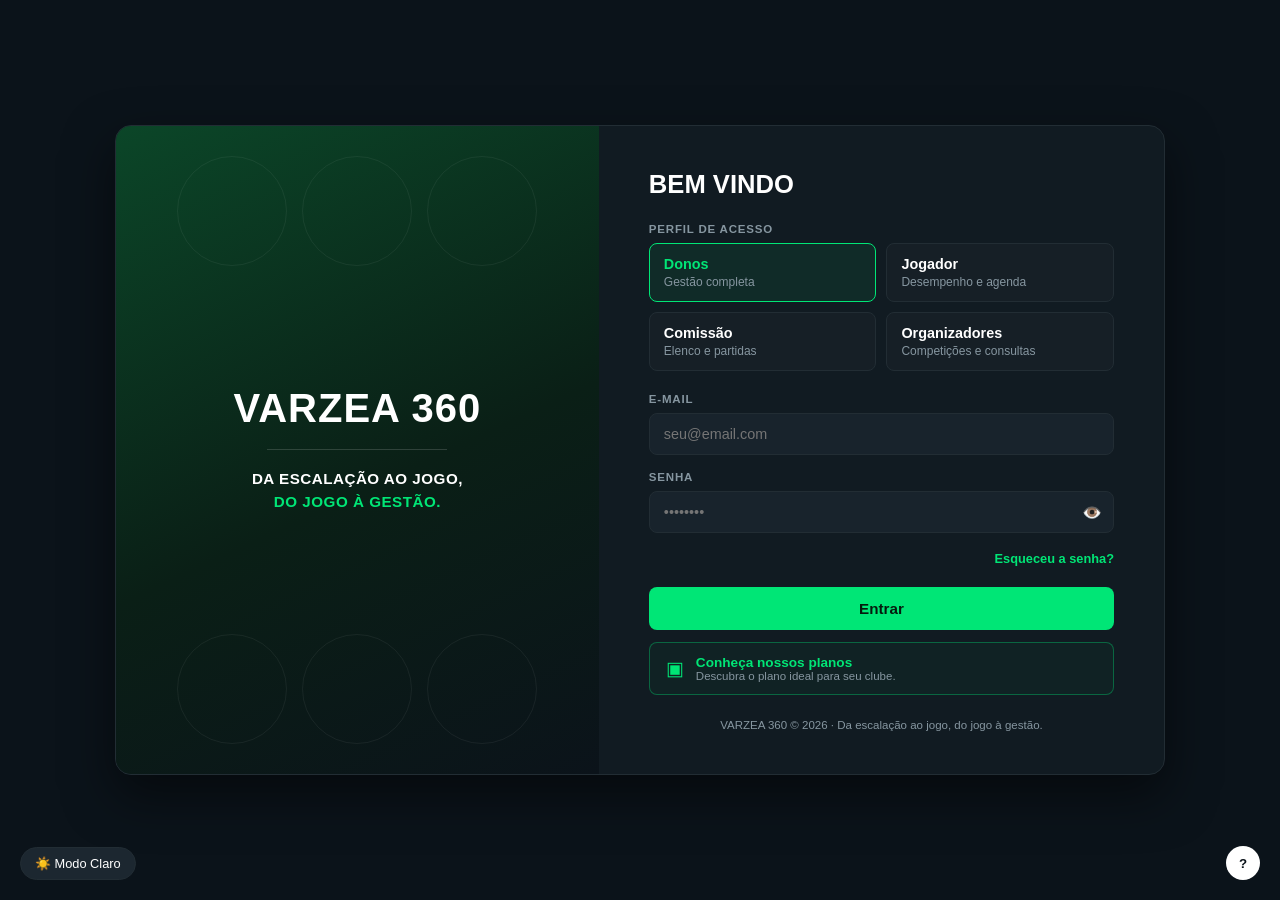
<file: index.html>
<!DOCTYPE html>
<html lang="pt-BR">
<head>
    <meta charset="UTF-8">
    <meta name="viewport" content="width=device-width, initial-scale=1.0">
    <title>Várzea 360 - Login</title>
    <link rel="stylesheet" href="css/global.css">
    <link rel="stylesheet" href="css/login.css">
</head>
<body>
    <main class="login-container">
        <!-- Lado Esquerdo: Identidade Visual -->
        <section class="brand-section">
            <div class="circles-decoration top">
                <span></span><span></span><span></span>
            </div>
            
            <div class="brand-content">
                <h1>VARZEA 360</h1>
                <div class="divider"></div>
                <p>DA ESCALAÇÃO AO JOGO,<br><span>DO JOGO À GESTÃO.</span></p>
            </div>

            <div class="circles-decoration bottom">
                <span></span><span></span><span></span>
            </div>
        </section>

        <!-- Lado Direito: Formulário -->
        <section class="form-section">
            <div class="form-wrapper">
                <h2>BEM VINDO</h2>

                <div class="profile-selector">
                    <label class="section-label">PERFIL DE ACESSO</label>
                    <div class="profile-grid">
                        <button type="button" class="profile-card active" data-profile="donos">
                            <strong>Donos</strong>
                            <span>Gestão completa</span>
                        </button>
                        <button type="button" class="profile-card" data-profile="jogador">
                            <strong>Jogador</strong>
                            <span>Desempenho e agenda</span>
                        </button>
                        <button type="button" class="profile-card" data-profile="comissao">
                            <strong>Comissão</strong>
                            <span>Elenco e partidas</span>
                        </button>
                        <button type="button" class="profile-card" data-profile="organizadores">
                            <strong>Organizadores</strong>
                            <span>Competições e consultas</span>
                        </button>
                    </div>
                </div>

                <form id="login-form">
                    <div class="input-group">
                        <label for="email">E-MAIL</label>
                        <input type="email" id="email" placeholder="seu@email.com" required>
                    </div>

                    <div class="input-group">
                        <label for="senha">SENHA</label>
                        <div class="password-wrapper">
                            <input type="password" id="senha" placeholder="••••••••" required>
                            <button type="button" id="toggle-password" title="Mostrar senha">👁️</button>
                        </div>
                    </div>

                    <div class="forgot-password">
                        <a href="#">Esqueceu a senha?</a>
                    </div>

                    <button type="submit" class="btn-primary">Entrar</button>

                    <a href="planos.html" class="btn-plans">
                        <span class="plan-icon">▣</span>
                        <div class="plan-text">
                            <strong>Conheça nossos planos</strong>
                            <span>Descubra o plano ideal para seu clube.</span>
                        </div>
                    </a>
                </form>

                <footer class="login-footer">
                    <p>VARZEA 360 © 2026 · Da escalação ao jogo, do jogo à gestão.</p>
                </footer>
            </div>
        </section>
    </main>

    <button id="theme-toggle" class="floating-theme-btn">☀️ Modo Claro</button>
    <button class="floating-help-btn">?</button>

    <script src="js/login.js"></script>
</body>
</html>
</file>
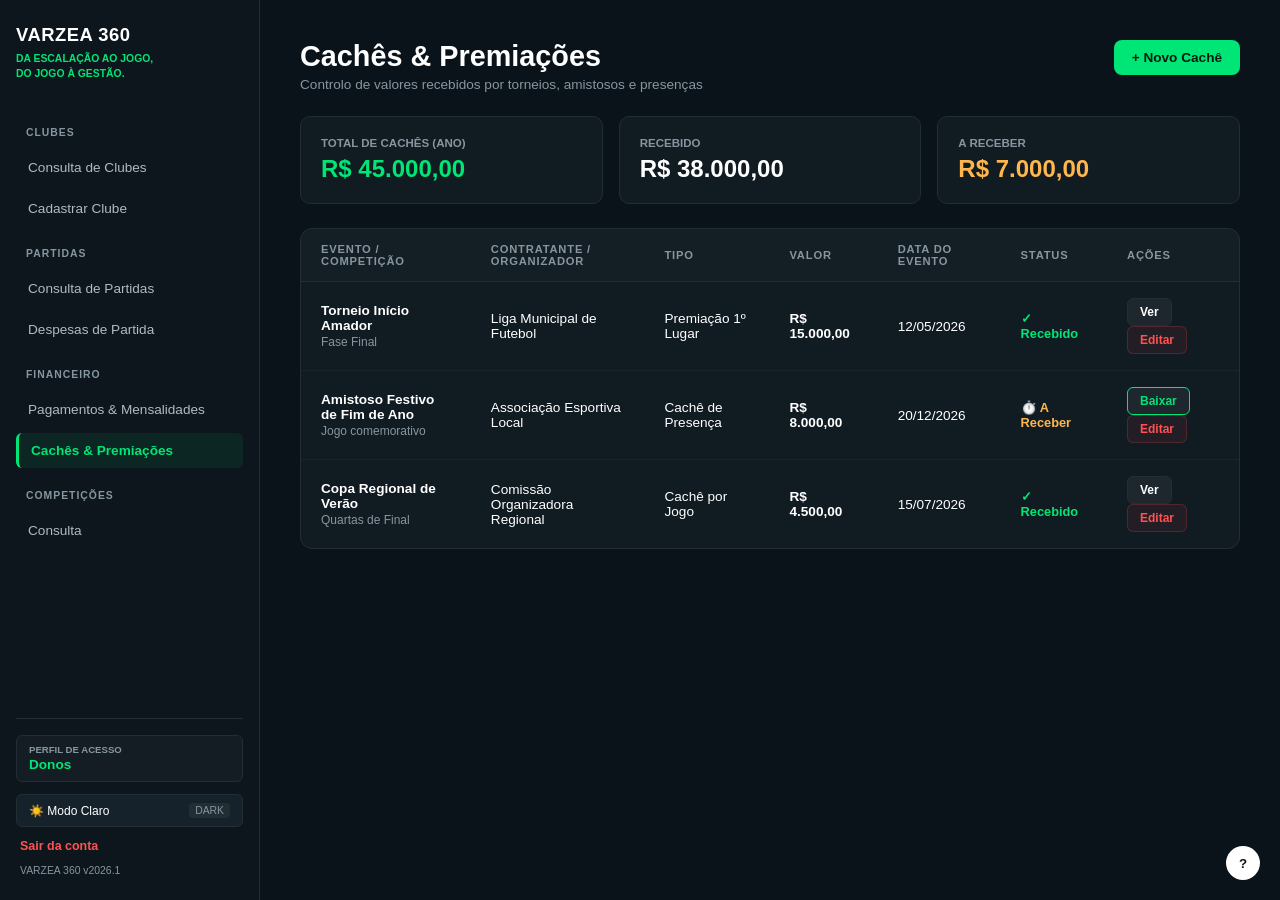
<file: caches.html>
<!DOCTYPE html>
<html lang="pt-BR">
<head>
    <meta charset="UTF-8">
    <meta name="viewport" content="width=device-width, initial-scale=1.0">
    <title>Várzea 360 - Gestão de Cachês</title>
    <link rel="stylesheet" href="css/global.css">
    <link rel="stylesheet" href="css/clubes.css">
    <style>
        .finance-summary-grid {
            display: grid;
            grid-template-columns: repeat(auto-fit, minmax(220px, 1fr));
            gap: 16px;
            margin-bottom: 24px;
        }
        .finance-card {
            background-color: var(--bg-card);
            border: 1px solid var(--border-color);
            border-radius: 10px;
            padding: 20px;
        }
        .finance-card span {
            font-size: 0.72rem;
            color: var(--text-muted);
            font-weight: 700;
            display: block;
            margin-bottom: 6px;
        }
        .finance-card strong {
            font-size: 1.5rem;
            font-weight: 800;
        }
    </style>
</head>
<body>
    <div class="dashboard-layout">
        <!-- Menu Lateral / Sidebar -->
        <aside class="sidebar">
            <div class="sidebar-brand">
                <h2>VARZEA 360</h2>
                <p>DA ESCALAÇÃO AO JOGO,<br>DO JOGO À GESTÃO.</p>
            </div>

            <nav class="sidebar-nav">
                <span class="nav-category">CLUBES</span>
                <a href="clubes.html" class="nav-item">Consulta de Clubes</a>
                <a href="novo-clube.html" class="nav-item">Cadastrar Clube</a>

                <span class="nav-category">PARTIDAS</span>
                <a href="partidas.html" class="nav-item">Consulta de Partidas</a>
                <a href="despesas-partida.html" class="nav-item">Despesas de Partida</a>

                <span class="nav-category">FINANCEIRO</span>
                <a href="pagamentos.html" class="nav-item">Pagamentos & Mensalidades</a>
                <a href="caches.html" class="nav-item active">Cachês & Premiações</a>

                <span class="nav-category">COMPETIÇÕES</span>
                <a href="competicoes.html" class="nav-item">Consulta</a>
            </nav>

            <div class="sidebar-footer">
                <div class="profile-badge">
                    <span class="badge-label">PERFIL DE ACESSO</span>
                    <strong>Donos</strong>
                </div>
                <button class="theme-toggle-btn">☀️ Modo Claro <span class="dark-tag">DARK</span></button>
                <a href="index.html" class="logout-link">Sair da conta</a>
                <span class="version-text">VARZEA 360 v2026.1</span>
            </div>
        </aside>

        <!-- Conteúdo Principal -->
        <main class="main-content">
            <header class="content-header">
                <div class="header-title">
                    <h1>Cachês & Premiações</h1>
                    <p>Controlo de valores recebidos por torneios, amistosos e presenças</p>
                </div>
                <button class="btn-new" onclick="alert('Registar novo cachê')">+ Novo Cachê</button>
            </header>

            <!-- Cards de Resumo -->
            <div class="finance-summary-grid">
                <div class="finance-card">
                    <span>TOTAL DE CACHÊS (ANO)</span>
                    <strong style="color: var(--green-primary);">R$ 45.000,00</strong>
                </div>
                <div class="finance-card">
                    <span>RECEBIDO</span>
                    <strong style="color: var(--text-main);">R$ 38.000,00</strong>
                </div>
                <div class="finance-card">
                    <span>A RECEBER</span>
                    <strong style="color: #ffb74d;">R$ 7.000,00</strong>
                </div>
            </div>

            <!-- Tabela de Cachês -->
            <div class="table-card">
                <table>
                    <thead>
                        <tr>
                            <th>EVENTO / COMPETIÇÃO</th>
                            <th>CONTRATANTE / ORGANIZADOR</th>
                            <th>TIPO</th>
                            <th>VALOR</th>
                            <th>DATA DO EVENTO</th>
                            <th>STATUS</th>
                            <th>AÇÕES</th>
                        </tr>
                    </thead>
                    <tbody>
                        <tr>
                            <td>
                                <strong>Torneio Início Amador</strong>
                                <span class="sub-text">Fase Final</span>
                            </td>
                            <td>Liga Municipal de Futebol</td>
                            <td>Premiação 1º Lugar</td>
                            <td><strong>R$ 15.000,00</strong></td>
                            <td>12/05/2026</td>
                            <td><span style="color: var(--green-primary); font-weight: 600; font-size: 0.8rem;">✓ Recebido</span></td>
                            <td>
                                <button class="btn-action edit" onclick="alert('Ver detalhes')">Ver</button>
                                <button class="btn-action delete" onclick="alert('Editar')">Editar</button>
                            </td>
                        </tr>
                        <tr>
                            <td>
                                <strong>Amistoso Festivo de Fim de Ano</strong>
                                <span class="sub-text">Jogo comemorativo</span>
                            </td>
                            <td>Associação Esportiva Local</td>
                            <td>Cachê de Presença</td>
                            <td><strong>R$ 8.000,00</strong></td>
                            <td>20/12/2026</td>
                            <td><span style="color: #ffb74d; font-weight: 600; font-size: 0.8rem;">⏱️ A Receber</span></td>
                            <td>
                                <button class="btn-action edit" style="border-color: var(--green-primary); color: var(--green-primary);" onclick="alert('Baixar recebimento')">Baixar</button>
                                <button class="btn-action delete" onclick="alert('Editar')">Editar</button>
                            </td>
                        </tr>
                        <tr>
                            <td>
                                <strong>Copa Regional de Verão</strong>
                                <span class="sub-text">Quartas de Final</span>
                            </td>
                            <td>Comissão Organizadora Regional</td>
                            <td>Cachê por Jogo</td>
                            <td><strong>R$ 4.500,00</strong></td>
                            <td>15/07/2026</td>
                            <td><span style="color: var(--green-primary); font-weight: 600; font-size: 0.8rem;">✓ Recebido</span></td>
                            <td>
                                <button class="btn-action edit" onclick="alert('Ver detalhes')">Ver</button>
                                <button class="btn-action delete" onclick="alert('Editar')">Editar</button>
                            </td>
                        </tr>
                    </tbody>
                </table>
            </div>
        </main>
    </div>

    <button class="floating-help-btn">?</button>
</body>
</html>
</file>
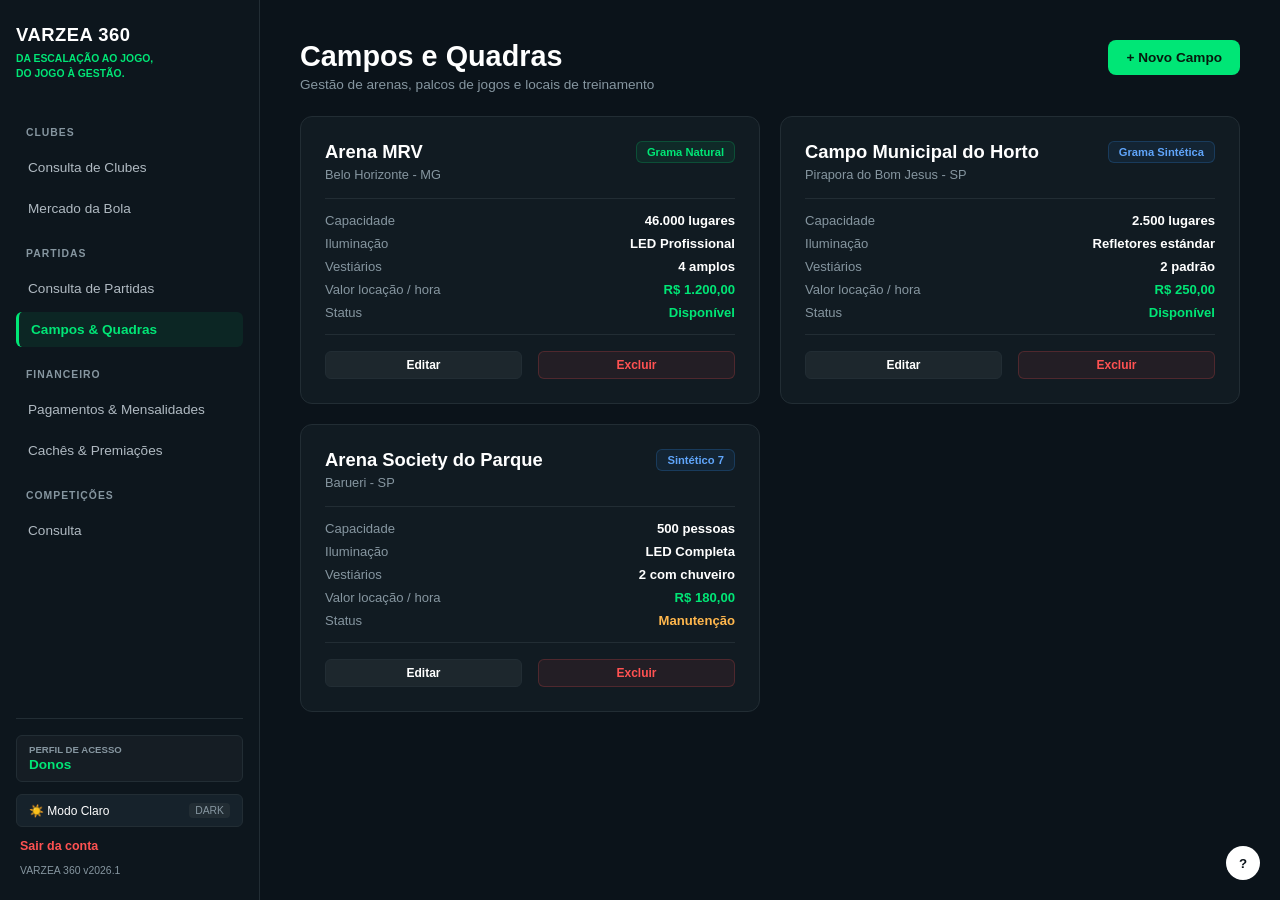
<file: campos-quadras.html>
<!DOCTYPE html>
<html lang="pt-BR">
<head>
    <meta charset="UTF-8">
    <meta name="viewport" content="width=device-width, initial-scale=1.0">
    <title>Várzea 360 - Campos e Quadras</title>
    <link rel="stylesheet" href="css/global.css">
    <link rel="stylesheet" href="css/clubes.css">
    <style>
        .venues-grid {
            display: grid;
            grid-template-columns: repeat(auto-fit, minmax(320px, 1fr));
            gap: 20px;
        }
        .venue-card {
            background-color: var(--bg-card);
            border: 1px solid var(--border-color);
            border-radius: 12px;
            padding: 24px;
            display: flex;
            flex-direction: column;
            justify-content: space-between;
        }
        .venue-top {
            display: flex;
            justify-content: space-between;
            align-items: flex-start;
            margin-bottom: 14px;
        }
        .venue-top h3 {
            font-size: 1.15rem;
            font-weight: 800;
            margin-bottom: 4px;
        }
        .venue-top p {
            font-size: 0.8rem;
            color: var(--text-muted);
        }
        .surface-tag {
            background-color: rgba(0, 230, 118, 0.08);
            color: var(--green-primary);
            border: 1px solid rgba(0, 230, 118, 0.2);
            padding: 4px 10px;
            border-radius: 6px;
            font-size: 0.7rem;
            font-weight: 700;
        }
        .venue-details {
            list-style: none;
            margin: 16px 0;
            border-top: 1px solid var(--border-color);
            border-bottom: 1px solid var(--border-color);
            padding: 14px 0;
        }
        .venue-details li {
            display: flex;
            justify-content: space-between;
            font-size: 0.82rem;
            margin-bottom: 8px;
        }
        .venue-details li:last-child {
            margin-bottom: 0;
        }
        .venue-details span:first-child {
            color: var(--text-muted);
        }
        .venue-details span:last-child {
            font-weight: 600;
            color: var(--text-main);
        }
        .venue-actions {
            display: flex;
            gap: 10px;
        }
    </style>
</head>
<body>
    <div class="dashboard-layout">
        <!-- Menu Lateral / Sidebar -->
        <aside class="sidebar">
            <div class="sidebar-brand">
                <h2>VARZEA 360</h2>
                <p>DA ESCALAÇÃO AO JOGO,<br>DO JOGO À GESTÃO.</p>
            </div>

            <nav class="sidebar-nav">
                <span class="nav-category">CLUBES</span>
                <a href="clubes.html" class="nav-item">Consulta de Clubes</a>
                <a href="mercado.html" class="nav-item">Mercado da Bola</a>

                <span class="nav-category">PARTIDAS</span>
                <a href="partidas.html" class="nav-item">Consulta de Partidas</a>
                <a href="campos-quadras.html" class="nav-item active">Campos & Quadras</a>

                <span class="nav-category">FINANCEIRO</span>
                <a href="pagamentos.html" class="nav-item">Pagamentos & Mensalidades</a>
                <a href="caches.html" class="nav-item">Cachês & Premiações</a>

                <span class="nav-category">COMPETIÇÕES</span>
                <a href="competicoes.html" class="nav-item">Consulta</a>
            </nav>

            <div class="sidebar-footer">
                <div class="profile-badge">
                    <span class="badge-label">PERFIL DE ACESSO</span>
                    <strong>Donos</strong>
                </div>
                <button class="theme-toggle-btn">☀️ Modo Claro <span class="dark-tag">DARK</span></button>
                <a href="index.html" class="logout-link">Sair da conta</a>
                <span class="version-text">VARZEA 360 v2026.1</span>
            </div>
        </aside>

        <!-- Conteúdo Principal -->
        <main class="main-content">
            <header class="content-header">
                <div class="header-title">
                    <h1>Campos e Quadras</h1>
                    <p>Gestão de arenas, palcos de jogos e locais de treinamento</p>
                </div>
                <button class="btn-new" onclick="alert('Abrir formulário de novo campo')">+ Novo Campo</button>
            </header>

            <!-- Grelha de Locais -->
            <div class="venues-grid">
                <!-- Local 1 -->
                <article class="venue-card">
                    <div>
                        <div class="venue-top">
                            <div>
                                <h3>Arena MRV</h3>
                                <p>Belo Horizonte - MG</p>
                            </div>
                            <span class="surface-tag">Grama Natural</span>
                        </div>

                        <ul class="venue-details">
                            <li><span>Capacidade</span> <span>46.000 lugares</span></li>
                            <li><span>Iluminação</span> <span>LED Profissional</span></li>
                            <li><span>Vestiários</span> <span>4 amplos</span></li>
                            <li><span>Valor locação / hora</span> <span style="color: var(--green-primary);">R$ 1.200,00</span></li>
                            <li><span>Status</span> <span style="color: var(--green-primary);">Disponível</span></li>
                        </ul>
                    </div>

                    <div class="venue-actions">
                        <button class="btn-action edit" style="flex: 1;" onclick="alert('Editar campo')">Editar</button>
                        <button class="btn-action delete" style="flex: 1;" onclick="alert('Excluir campo')">Excluir</button>
                    </div>
                </article>

                <!-- Local 2 -->
                <article class="venue-card">
                    <div>
                        <div class="venue-top">
                            <div>
                                <h3>Campo Municipal do Horto</h3>
                                <p>Pirapora do Bom Jesus - SP</p>
                            </div>
                            <span class="surface-tag" style="background-color: rgba(50, 150, 255, 0.08); color: #60a5fa; border-color: rgba(50, 150, 255, 0.2);">Grama Sintética</span>
                        </div>

                        <ul class="venue-details">
                            <li><span>Capacidade</span> <span>2.500 lugares</span></li>
                            <li><span>Iluminação</span> <span>Refletores estándar</span></li>
                            <li><span>Vestiários</span> <span>2 padrão</span></li>
                            <li><span>Valor locação / hora</span> <span style="color: var(--green-primary);">R$ 250,00</span></li>
                            <li><span>Status</span> <span style="color: var(--green-primary);">Disponível</span></li>
                        </ul>
                    </div>

                    <div class="venue-actions">
                        <button class="btn-action edit" style="flex: 1;" onclick="alert('Editar campo')">Editar</button>
                        <button class="btn-action delete" style="flex: 1;" onclick="alert('Excluir campo')">Excluir</button>
                    </div>
                </article>

                <!-- Local 3 -->
                <article class="venue-card">
                    <div>
                        <div class="venue-top">
                            <div>
                                <h3>Arena Society do Parque</h3>
                                <p>Barueri - SP</p>
                            </div>
                            <span class="surface-tag" style="background-color: rgba(50, 150, 255, 0.08); color: #60a5fa; border-color: rgba(50, 150, 255, 0.2);">Sintético 7</span>
                        </div>

                        <ul class="venue-details">
                            <li><span>Capacidade</span> <span>500 pessoas</span></li>
                            <li><span>Iluminação</span> <span>LED Completa</span></li>
                            <li><span>Vestiários</span> <span>2 com chuveiro</span></li>
                            <li><span>Valor locação / hora</span> <span style="color: var(--green-primary);">R$ 180,00</span></li>
                            <li><span>Status</span> <span style="color: #ffb74d;">Manutenção</span></li>
                        </ul>
                    </div>

                    <div class="venue-actions">
                        <button class="btn-action edit" style="flex: 1;" onclick="alert('Editar campo')">Editar</button>
                        <button class="btn-action delete" style="flex: 1;" onclick="alert('Excluir campo')">Excluir</button>
                    </div>
                </article>
            </div>
        </main>
    </div>

    <button class="floating-help-btn">?</button>
</body>
</html>
</file>
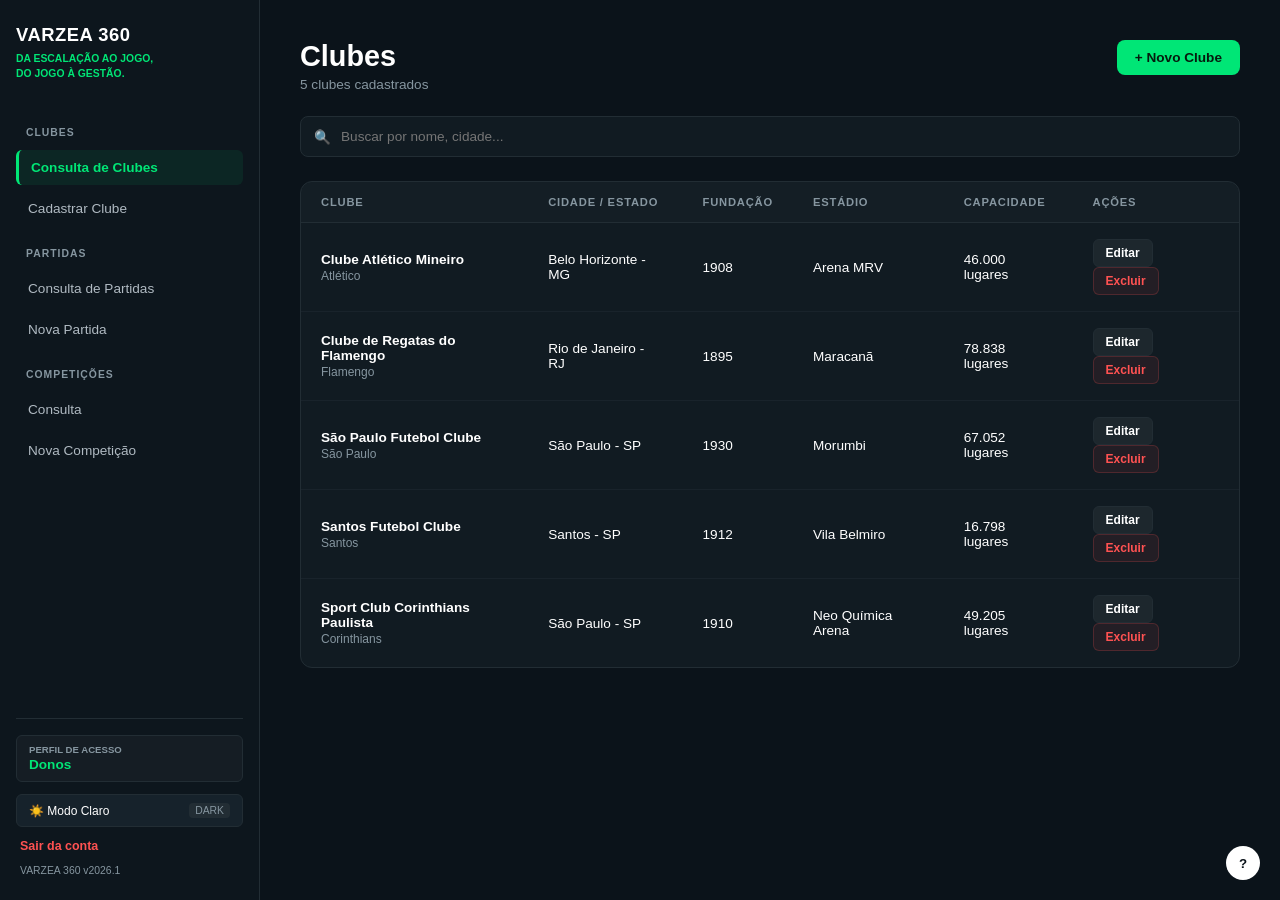
<file: clubes.html>
<!DOCTYPE html>
<html lang="pt-BR">
<head>
    <meta charset="UTF-8">
    <meta name="viewport" content="width=device-width, initial-scale=1.0">
    <title>Várzea 360 - Consulta de Clubes</title>
    <link rel="stylesheet" href="css/global.css">
    <link rel="stylesheet" href="css/clubes.css">
</head>
<body>
    <div class="dashboard-layout">
        <!-- Menu Lateral / Sidebar -->
        <aside class="sidebar">
            <div class="sidebar-brand">
                <h2>VARZEA 360</h2>
                <p>DA ESCALAÇÃO AO JOGO,<br>DO JOGO À GESTÃO.</p>
            </div>

            <nav class="sidebar-nav">
                <span class="nav-category">CLUBES</span>
                <a href="clubes.html" class="nav-item active">Consulta de Clubes</a>
                <a href="#" class="nav-item">Cadastrar Clube</a>

                <span class="nav-category">PARTIDAS</span>
                <a href="#" class="nav-item">Consulta de Partidas</a>
                <a href="#" class="nav-item">Nova Partida</a>

                <span class="nav-category">COMPETIÇÕES</span>
                <a href="#" class="nav-item">Consulta</a>
                <a href="#" class="nav-item">Nova Competição</a>
            </nav>

            <div class="sidebar-footer">
                <div class="profile-badge">
                    <span class="badge-label">PERFIL DE ACESSO</span>
                    <strong>Donos</strong>
                </div>
                <button class="theme-toggle-btn">☀️ Modo Claro <span class="dark-tag">DARK</span></button>
                <a href="index.html" class="logout-link">Sair da conta</a>
                <span class="version-text">VARZEA 360 v2026.1</span>
            </div>
        </aside>

        <!-- Conteúdo Principal -->
        <main class="main-content">
            <header class="content-header">
                <div class="header-title">
                    <h1>Clubes</h1>
                    <p>5 clubes cadastrados</p>
                </div>
                <button class="btn-new" onclick="alert('Abrir formulário de novo clube')">+ Novo Clube</button>
            </header>

            <!-- Barra de Pesquisa -->
            <div class="search-bar-container">
                <span class="search-icon">🔍</span>
                <input type="text" placeholder="Buscar por nome, cidade...">
            </div>

            <!-- Tabela de Clubes -->
            <div class="table-card">
                <table>
                    <thead>
                        <tr>
                            <th>CLUBE</th>
                            <th>CIDADE / ESTADO</th>
                            <th>FUNDAÇÃO</th>
                            <th>ESTÁDIO</th>
                            <th>CAPACIDADE</th>
                            <th>AÇÕES</th>
                        </tr>
                    </thead>
                    <tbody>
                        <tr>
                            <td>
                                <strong>Clube Atlético Mineiro</strong>
                                <span class="sub-text">Atlético</span>
                            </td>
                            <td>Belo Horizonte - MG</td>
                            <td>1908</td>
                            <td>Arena MRV</td>
                            <td>46.000 lugares</td>
                            <td>
                                <button class="btn-action edit" onclick="alert('Editar Clube')">Editar</button>
                                <button class="btn-action delete" onclick="alert('Excluir Clube')">Excluir</button>
                            </td>
                        </tr>
                        <tr>
                            <td>
                                <strong>Clube de Regatas do Flamengo</strong>
                                <span class="sub-text">Flamengo</span>
                            </td>
                            <td>Rio de Janeiro - RJ</td>
                            <td>1895</td>
                            <td>Maracanã</td>
                            <td>78.838 lugares</td>
                            <td>
                                <button class="btn-action edit" onclick="alert('Editar Clube')">Editar</button>
                                <button class="btn-action delete" onclick="alert('Excluir Clube')">Excluir</button>
                            </td>
                        </tr>
                        <tr>
                            <td>
                                <strong>São Paulo Futebol Clube</strong>
                                <span class="sub-text">São Paulo</span>
                            </td>
                            <td>São Paulo - SP</td>
                            <td>1930</td>
                            <td>Morumbi</td>
                            <td>67.052 lugares</td>
                            <td>
                                <button class="btn-action edit" onclick="alert('Editar Clube')">Editar</button>
                                <button class="btn-action delete" onclick="alert('Excluir Clube')">Excluir</button>
                            </td>
                        </tr>
                        <tr>
                            <td>
                                <strong>Santos Futebol Clube</strong>
                                <span class="sub-text">Santos</span>
                            </td>
                            <td>Santos - SP</td>
                            <td>1912</td>
                            <td>Vila Belmiro</td>
                            <td>16.798 lugares</td>
                            <td>
                                <button class="btn-action edit" onclick="alert('Editar Clube')">Editar</button>
                                <button class="btn-action delete" onclick="alert('Excluir Clube')">Excluir</button>
                            </td>
                        </tr>
                        <tr>
                            <td>
                                <strong>Sport Club Corinthians Paulista</strong>
                                <span class="sub-text">Corinthians</span>
                            </td>
                            <td>São Paulo - SP</td>
                            <td>1910</td>
                            <td>Neo Química Arena</td>
                            <td>49.205 lugares</td>
                            <td>
                                <button class="btn-action edit" onclick="alert('Editar Clube')">Editar</button>
                                <button class="btn-action delete" onclick="alert('Excluir Clube')">Excluir</button>
                            </td>
                        </tr>
                    </tbody>
                </table>
            </div>
        </main>
    </div>

    <button class="floating-help-btn">?</button>
</body>
</html>
</file>
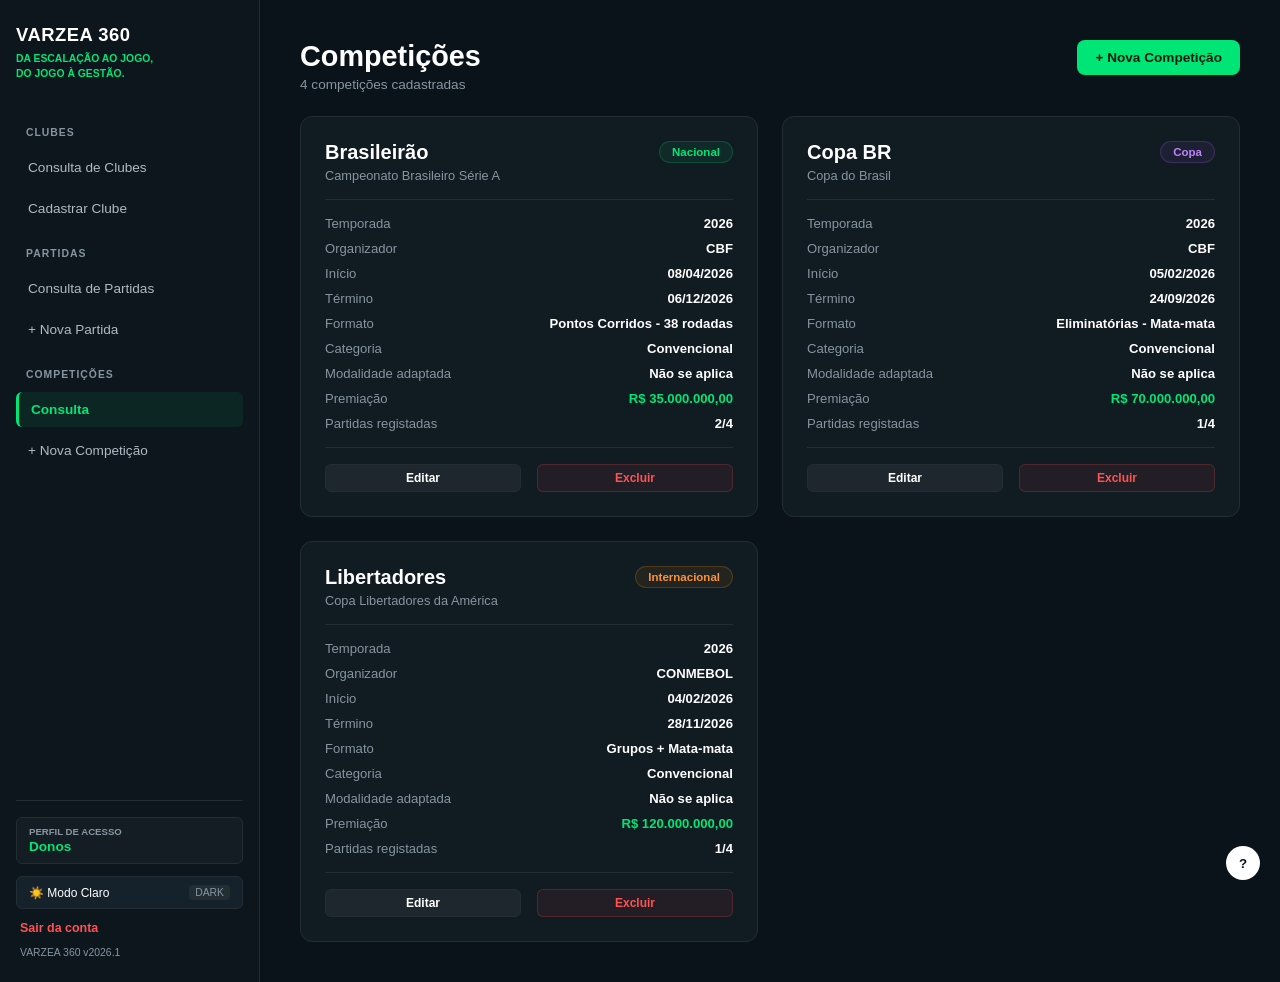
<file: competicoes.html>
<!DOCTYPE html>
<html lang="pt-BR">
<head>
    <meta charset="UTF-8">
    <meta name="viewport" content="width=device-width, initial-scale=1.0">
    <title>Várzea 360 - Consulta de Competições</title>
    <link rel="stylesheet" href="css/global.css">
    <link rel="stylesheet" href="css/clubes.css">
    <style>
        /* Grelha de Cards de Competições */
        .competitions-grid {
            display: grid;
            grid-template-columns: repeat(auto-fit, minmax(340px, 1fr));
            gap: 24px;
        }
        .competition-card {
            background-color: var(--bg-card);
            border: 1px solid var(--border-color);
            border-radius: 12px;
            padding: 24px;
            display: flex;
            flex-direction: column;
            justify-content: space-between;
            position: relative;
        }
        .comp-header-top {
            display: flex;
            justify-content: space-between;
            align-items: flex-start;
            margin-bottom: 16px;
        }
        .comp-header-top h2 {
            font-size: 1.25rem;
            font-weight: 800;
            margin-bottom: 4px;
        }
        .comp-header-top p {
            font-size: 0.8rem;
            color: var(--text-muted);
        }
        .comp-type-badge {
            background-color: rgba(0, 230, 118, 0.08);
            color: var(--green-primary);
            border: 1px solid rgba(0, 230, 118, 0.2);
            padding: 4px 12px;
            border-radius: 20px;
            font-size: 0.72rem;
            font-weight: 700;
        }
        .comp-details-list {
            list-style: none;
            margin: 16px 0;
            border-top: 1px solid var(--border-color);
            border-bottom: 1px solid var(--border-color);
            padding: 16px 0;
        }
        .comp-details-list li {
            display: flex;
            justify-content: space-between;
            font-size: 0.82rem;
            margin-bottom: 10px;
        }
        .comp-details-list li:last-child {
            margin-bottom: 0;
        }
        .comp-details-list span:first-child {
            color: var(--text-muted);
        }
        .comp-details-list span:last-child {
            font-weight: 600;
            color: var(--text-main);
        }
        .comp-actions {
            display: flex;
            gap: 10px;
        }
    </style>
</head>
<body>
    <div class="dashboard-layout">
        <!-- Menu Lateral / Sidebar -->
        <aside class="sidebar">
            <div class="sidebar-brand">
                <h2>VARZEA 360</h2>
                <p>DA ESCALAÇÃO AO JOGO,<br>DO JOGO À GESTÃO.</p>
            </div>

            <nav class="sidebar-nav">
                <span class="nav-category">CLUBES</span>
                <a href="clubes.html" class="nav-item">Consulta de Clubes</a>
                <a href="novo-clube.html" class="nav-item">Cadastrar Clube</a>

                <span class="nav-category">PARTIDAS</span>
                <a href="partidas.html" class="nav-item">Consulta de Partidas</a>
                <a href="nova-partida.html" class="nav-item">+ Nova Partida</a>

                <span class="nav-category">COMPETIÇÕES</span>
                <a href="competicoes.html" class="nav-item active">Consulta</a>
                <a href="#" class="nav-item">+ Nova Competição</a>
            </nav>

            <div class="sidebar-footer">
                <div class="profile-badge">
                    <span class="badge-label">PERFIL DE ACESSO</span>
                    <strong>Donos</strong>
                </div>
                <button class="theme-toggle-btn">☀️ Modo Claro <span class="dark-tag">DARK</span></button>
                <a href="index.html" class="logout-link">Sair da conta</a>
                <span class="version-text">VARZEA 360 v2026.1</span>
            </div>
        </aside>

        <!-- Conteúdo Principal -->
        <main class="main-content">
            <header class="content-header">
                <div class="header-title">
                    <h1>Competições</h1>
                    <p>4 competições cadastradas</p>
                </div>
                <button class="btn-new" onclick="alert('Abrir formulário de nova competição')">+ Nova Competição</button>
            </header>

            <!-- Grelha de Competições -->
            <div class="competitions-grid">
                <!-- Card 1: Brasileirão -->
                <div class="competition-card">
                    <div>
                        <div class="comp-header-top">
                            <div>
                                <h2>Brasileirão</h2>
                                <p>Campeonato Brasileiro Série A</p>
                            </div>
                            <span class="comp-type-badge">Nacional</span>
                        </div>

                        <ul class="comp-details-list">
                            <li><span>Temporada</span> <span>2026</span></li>
                            <li><span>Organizador</span> <span>CBF</span></li>
                            <li><span>Início</span> <span>08/04/2026</span></li>
                            <li><span>Término</span> <span>06/12/2026</span></li>
                            <li><span>Formato</span> <span>Pontos Corridos - 38 rodadas</span></li>
                            <li><span>Categoria</span> <span>Convencional</span></li>
                            <li><span>Modalidade adaptada</span> <span>Não se aplica</span></li>
                            <li><span>Premiação</span> <span style="color: var(--green-primary);">R$ 35.000.000,00</span></li>
                            <li><span>Partidas registadas</span> <span>2/4</span></li>
                        </ul>
                    </div>

                    <div class="comp-actions">
                        <button class="btn-action edit" style="flex: 1;" onclick="alert('Editar Competição')">Editar</button>
                        <button class="btn-action delete" style="flex: 1;" onclick="alert('Excluir Competição')">Excluir</button>
                    </div>
                </div>

                <!-- Card 2: Copa BR -->
                <div class="competition-card">
                    <div>
                        <div class="comp-header-top">
                            <div>
                                <h2>Copa BR</h2>
                                <p>Copa do Brasil</p>
                            </div>
                            <span class="comp-type-badge" style="background-color: rgba(180, 100, 255, 0.08); color: #c084fc; border-color: rgba(180, 100, 255, 0.2);">Copa</span>
                        </div>

                        <ul class="comp-details-list">
                            <li><span>Temporada</span> <span>2026</span></li>
                            <li><span>Organizador</span> <span>CBF</span></li>
                            <li><span>Início</span> <span>05/02/2026</span></li>
                            <li><span>Término</span> <span>24/09/2026</span></li>
                            <li><span>Formato</span> <span>Eliminatórias - Mata-mata</span></li>
                            <li><span>Categoria</span> <span>Convencional</span></li>
                            <li><span>Modalidade adaptada</span> <span>Não se aplica</span></li>
                            <li><span>Premiação</span> <span style="color: var(--green-primary);">R$ 70.000.000,00</span></li>
                            <li><span>Partidas registadas</span> <span>1/4</span></li>
                        </ul>
                    </div>

                    <div class="comp-actions">
                        <button class="btn-action edit" style="flex: 1;" onclick="alert('Editar Competição')">Editar</button>
                        <button class="btn-action delete" style="flex: 1;" onclick="alert('Excluir Competição')">Excluir</button>
                    </div>
                </div>

                <!-- Card 3: Libertadores -->
                <div class="competition-card">
                    <div>
                        <div class="comp-header-top">
                            <div>
                                <h2>Libertadores</h2>
                                <p>Copa Libertadores da América</p>
                            </div>
                            <span class="comp-type-badge" style="background-color: rgba(255, 150, 0, 0.08); color: #fb923c; border-color: rgba(255, 150, 0, 0.2);">Internacional</span>
                        </div>

                        <ul class="comp-details-list">
                            <li><span>Temporada</span> <span>2026</span></li>
                            <li><span>Organizador</span> <span>CONMEBOL</span></li>
                            <li><span>Início</span> <span>04/02/2026</span></li>
                            <li><span>Término</span> <span>28/11/2026</span></li>
                            <li><span>Formato</span> <span>Grupos + Mata-mata</span></li>
                            <li><span>Categoria</span> <span>Convencional</span></li>
                            <li><span>Modalidade adaptada</span> <span>Não se aplica</span></li>
                            <li><span>Premiação</span> <span style="color: var(--green-primary);">R$ 120.000.000,00</span></li>
                            <li><span>Partidas registadas</span> <span>1/4</span></li>
                        </ul>
                    </div>

                    <div class="comp-actions">
                        <button class="btn-action edit" style="flex: 1;" onclick="alert('Editar Competição')">Editar</button>
                        <button class="btn-action delete" style="flex: 1;" onclick="alert('Excluir Competição')">Excluir</button>
                    </div>
                </div>
            </div>
        </main>
    </div>

    <button class="floating-help-btn">?</button>
</body>
</html>
</file>
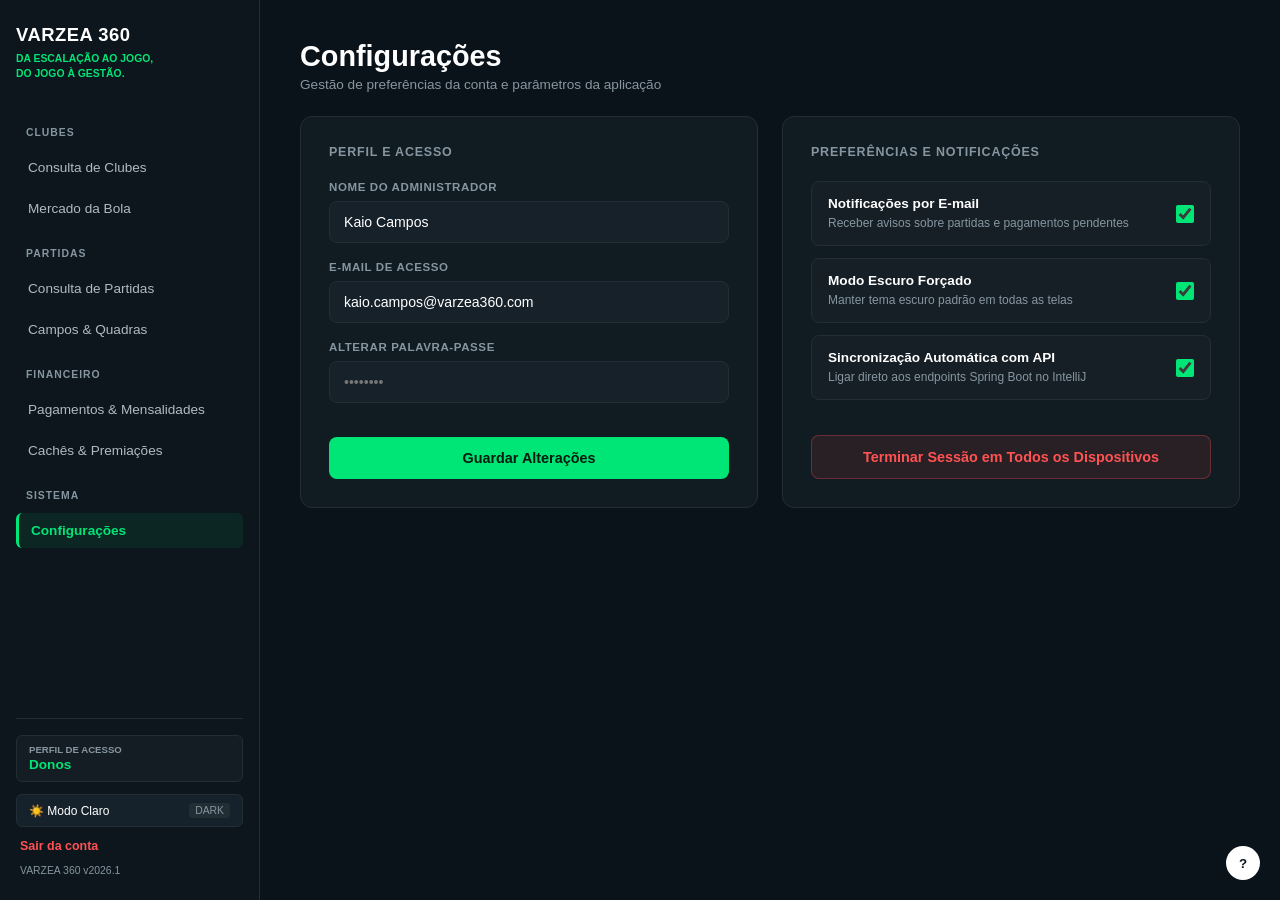
<file: configuraceos.html>
<!DOCTYPE html>
<html lang="pt-BR">
<head>
    <meta charset="UTF-8">
    <meta name="viewport" content="width=device-width, initial-scale=1.0">
    <title>Várzea 360 - Configurações do Sistema</title>
    <link rel="stylesheet" href="css/global.css">
    <link rel="stylesheet" href="css/clubes.css">
    <link rel="stylesheet" href="css/formularios.css">
    <style>
        .settings-grid {
            display: grid;
            grid-template-columns: 1fr 1fr;
            gap: 24px;
        }
        .config-toggle-row {
            display: flex;
            justify-content: space-between;
            align-items: center;
            background-color: rgba(255, 255, 255, 0.02);
            border: 1px solid var(--border-color);
            padding: 14px 16px;
            border-radius: 8px;
            margin-bottom: 12px;
        }
        .config-toggle-info strong {
            display: block;
            font-size: 0.85rem;
            margin-bottom: 2px;
        }
        .config-toggle-info span {
            font-size: 0.75rem;
            color: var(--text-muted);
        }
        @media (max-width: 900px) {
            .settings-grid {
                grid-template-contours: 1fr;
            }
        }
    </style>
</head>
<body>
    <div class="dashboard-layout">
        <!-- Menu Lateral / Sidebar -->
        <aside class="sidebar">
            <div class="sidebar-brand">
                <h2>VARZEA 360</h2>
                <p>DA ESCALAÇÃO AO JOGO,<br>DO JOGO À GESTÃO.</p>
            </div>

            <nav class="sidebar-nav">
                <span class="nav-category">CLUBES</span>
                <a href="clubes.html" class="nav-item">Consulta de Clubes</a>
                <a href="mercado.html" class="nav-item">Mercado da Bola</a>

                <span class="nav-category">PARTIDAS</span>
                <a href="partidas.html" class="nav-item">Consulta de Partidas</a>
                <a href="campos-quadras.html" class="nav-item">Campos & Quadras</a>

                <span class="nav-category">FINANCEIRO</span>
                <a href="pagamentos.html" class="nav-item">Pagamentos & Mensalidades</a>
                <a href="caches.html" class="nav-item">Cachês & Premiações</a>

                <span class="nav-category">SISTEMA</span>
                <a href="configuracoes.html" class="nav-item active">Configurações</a>
            </nav>

            <div class="sidebar-footer">
                <div class="profile-badge">
                    <span class="badge-label">PERFIL DE ACESSO</span>
                    <strong>Donos</strong>
                </div>
                <button class="theme-toggle-btn">☀️ Modo Claro <span class="dark-tag">DARK</span></button>
                <a href="index.html" class="logout-link">Sair da conta</a>
                <span class="version-text">VARZEA 360 v2026.1</span>
            </div>
        </aside>

        <!-- Conteúdo Principal -->
        <main class="main-content">
            <header class="content-header">
                <div class="header-title">
                    <h1>Configurações</h1>
                    <p>Gestão de preferências da conta e parâmetros da aplicação</p>
                </div>
            </header>

            <div class="settings-grid">
                <!-- Coluna Esquerda: Dados da Conta -->
                <section class="form-card">
                    <h3 class="card-section-title">PERFIL E ACESSO</h3>

                    <div class="form-group">
                        <label for="nome-usuario">NOME DO ADMINISTRADOR</label>
                        <input type="text" id="nome-usuario" value="Kaio Campos">
                    </div>

                    <div class="form-group">
                        <label for="email-usuario">E-MAIL DE ACESSO</label>
                        <input type="email" id="email-usuario" value="kaio.campos@varzea360.com">
                    </div>

                    <div class="form-group">
                        <label for="senha-atual">ALTERAR PALAVRA-PASSE</label>
                        <input type="password" id="senha-atual" placeholder="••••••••">
                    </div>

                    <div class="form-actions">
                        <button type="button" class="btn-save" onclick="alert('Alterações guardadas com sucesso!')">Guardar Alterações</button>
                    </div>
                </section>

                <!-- Coluna Direita: Preferências do Sistema -->
                <section class="form-card">
                    <h3 class="card-section-title">PREFERÊNCIAS E NOTIFICAÇÕES</h3>

                    <div class="config-toggle-row">
                        <div class="config-toggle-info">
                            <strong>Notificações por E-mail</strong>
                            <span>Receber avisos sobre partidas e pagamentos pendentes</span>
                        </div>
                        <input type="checkbox" checked style="width: 18px; height: 18px; accent-color: var(--green-primary); cursor: pointer;">
                    </div>

                    <div class="config-toggle-row">
                        <div class="config-toggle-info">
                            <strong>Modo Escuro Forçado</strong>
                            <span>Manter tema escuro padrão em todas as telas</span>
                        </div>
                        <input type="checkbox" checked style="width: 18px; height: 18px; accent-color: var(--green-primary); cursor: pointer;">
                    </div>

                    <div class="config-toggle-row">
                        <div class="config-toggle-info">
                            <strong>Sincronização Automática com API</strong>
                            <span>Ligar direto aos endpoints Spring Boot no IntelliJ</span>
                        </div>
                        <input type="checkbox" checked style="width: 18px; height: 18px; accent-color: var(--green-primary); cursor: pointer;">
                    </div>

                    <div class="form-actions">
                        <button type="button" class="btn-save" style="background-color: rgba(255, 82, 82, 0.1); color: #ff5252; border: 1px solid rgba(255, 82, 82, 0.3);" onclick="alert('Sessão terminada')">Terminar Sessão em Todos os Dispositivos</button>
                    </div>
                </section>
            </div>
        </main>
    </div>

    <button class="floating-help-btn">?</button>
</body>
</html>
</file>
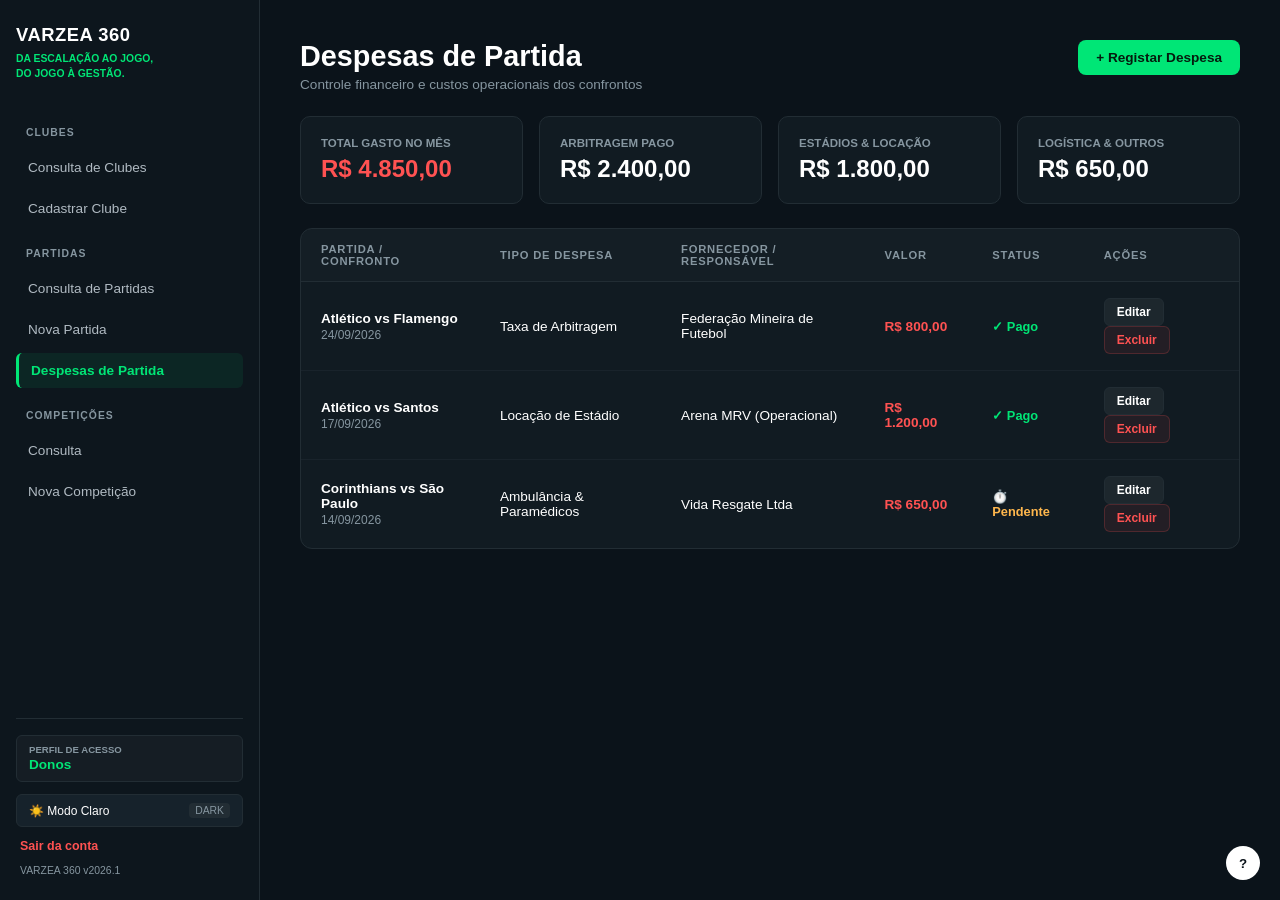
<file: despesas-partida.html>
<!DOCTYPE html>
<html lang="pt-BR">
<head>
    <meta charset="UTF-8">
    <meta name="viewport" content="width=device-width, initial-scale=1.0">
    <title>Várzea 360 - Despesas de Partida</title>
    <link rel="stylesheet" href="css/global.css">
    <link rel="stylesheet" href="css/clubes.css">
    <style>
        .finance-summary-grid {
            display: grid;
            grid-template-columns: repeat(auto-fit, minmax(220px, 1fr));
            gap: 16px;
            margin-bottom: 24px;
        }
        .finance-card {
            background-color: var(--bg-card);
            border: 1px solid var(--border-color);
            border-radius: 10px;
            padding: 20px;
        }
        .finance-card span {
            font-size: 0.72rem;
            color: var(--text-muted);
            font-weight: 700;
            display: block;
            margin-bottom: 6px;
        }
        .finance-card strong {
            font-size: 1.5rem;
            font-weight: 800;
        }
    </style>
</head>
<body>
    <div class="dashboard-layout">
        <!-- Menu Lateral / Sidebar -->
        <aside class="sidebar">
            <div class="sidebar-brand">
                <h2>VARZEA 360</h2>
                <p>DA ESCALAÇÃO AO JOGO,<br>DO JOGO À GESTÃO.</p>
            </div>

            <nav class="sidebar-nav">
                <span class="nav-category">CLUBES</span>
                <a href="clubes.html" class="nav-item">Consulta de Clubes</a>
                <a href="novo-clube.html" class="nav-item">Cadastrar Clube</a>

                <span class="nav-category">PARTIDAS</span>
                <a href="partidas.html" class="nav-item">Consulta de Partidas</a>
                <a href="nova-partida.html" class="nav-item">Nova Partida</a>
                <a href="despesas-partida.html" class="nav-item active">Despesas de Partida</a>

                <span class="nav-category">COMPETIÇÕES</span>
                <a href="competicoes.html" class="nav-item">Consulta</a>
                <a href="nova-competicao.html" class="nav-item">Nova Competição</a>
            </nav>

            <div class="sidebar-footer">
                <div class="profile-badge">
                    <span class="badge-label">PERFIL DE ACESSO</span>
                    <strong>Donos</strong>
                </div>
                <button class="theme-toggle-btn">☀️ Modo Claro <span class="dark-tag">DARK</span></button>
                <a href="index.html" class="logout-link">Sair da conta</a>
                <span class="version-text">VARZEA 360 v2026.1</span>
            </div>
        </aside>

        <!-- Conteúdo Principal -->
        <main class="main-content">
            <header class="content-header">
                <div class="header-title">
                    <h1>Despesas de Partida</h1>
                    <p>Controle financeiro e custos operacionais dos confrontos</p>
                </div>
                <button class="btn-new" onclick="alert('Abrir formulário de nova despesa')">+ Registar Despesa</button>
            </header>

            <!-- Cards de Resumo Financeiro -->
            <div class="finance-summary-grid">
                <div class="finance-card">
                    <span>TOTAL GASTO NO MÊS</span>
                    <strong style="color: #ff5252;">R$ 4.850,00</strong>
                </div>
                <div class="finance-card">
                    <span>ARBITRAGEM PAGO</span>
                    <strong style="color: var(--text-main);">R$ 2.400,00</strong>
                </div>
                <div class="finance-card">
                    <span>ESTÁDIOS & LOCAÇÃO</span>
                    <strong style="color: var(--text-main);">R$ 1.800,00</strong>
                </div>
                <div class="finance-card">
                    <span>LOGÍSTICA & OUTROS</span>
                    <strong style="color: var(--text-main);">R$ 650,00</strong>
                </div>
            </div>

            <!-- Tabela de Despesas -->
            <div class="table-card">
                <table>
                    <thead>
                        <tr>
                            <th>PARTIDA / CONFRONTO</th>
                            <th>TIPO DE DESPESA</th>
                            <th>FORNECEDOR / RESPONSÁVEL</th>
                            <th>VALOR</th>
                            <th>STATUS</th>
                            <th>AÇÕES</th>
                        </tr>
                    </thead>
                    <tbody>
                        <tr>
                            <td>
                                <strong>Atlético vs Flamengo</strong>
                                <span class="sub-text">24/09/2026</span>
                            </td>
                            <td>Taxa de Arbitragem</td>
                            <td>Federação Mineira de Futebol</td>
                            <td><strong style="color: #ff5252;">R$ 800,00</strong></td>
                            <td><span style="color: var(--green-primary); font-weight: 600; font-size: 0.8rem;">✓ Pago</span></td>
                            <td>
                                <button class="btn-action edit" onclick="alert('Editar despesa')">Editar</button>
                                <button class="btn-action delete" onclick="alert('Excluir despesa')">Excluir</button>
                            </td>
                        </tr>
                        <tr>
                            <td>
                                <strong>Atlético vs Santos</strong>
                                <span class="sub-text">17/09/2026</span>
                            </td>
                            <td>Locação de Estádio</td>
                            <td>Arena MRV (Operacional)</td>
                            <td><strong style="color: #ff5252;">R$ 1.200,00</strong></td>
                            <td><span style="color: var(--green-primary); font-weight: 600; font-size: 0.8rem;">✓ Pago</span></td>
                            <td>
                                <button class="btn-action edit" onclick="alert('Editar despesa')">Editar</button>
                                <button class="btn-action delete" onclick="alert('Excluir despesa')">Excluir</button>
                            </td>
                        </tr>
                        <tr>
                            <td>
                                <strong>Corinthians vs São Paulo</strong>
                                <span class="sub-text">14/09/2026</span>
                            </td>
                            <td>Ambulância & Paramédicos</td>
                            <td>Vida Resgate Ltda</td>
                            <td><strong style="color: #ff5252;">R$ 650,00</strong></td>
                            <td><span style="color: #ffb74d; font-weight: 600; font-size: 0.8rem;">⏱️ Pendente</span></td>
                            <td>
                                <button class="btn-action edit" onclick="alert('Editar despesa')">Editar</button>
                                <button class="btn-action delete" onclick="alert('Excluir despesa')">Excluir</button>
                            </td>
                        </tr>
                    </tbody>
                </table>
            </div>
        </main>
    </div>

    <button class="floating-help-btn">?</button>
</body>
</html>
</file>
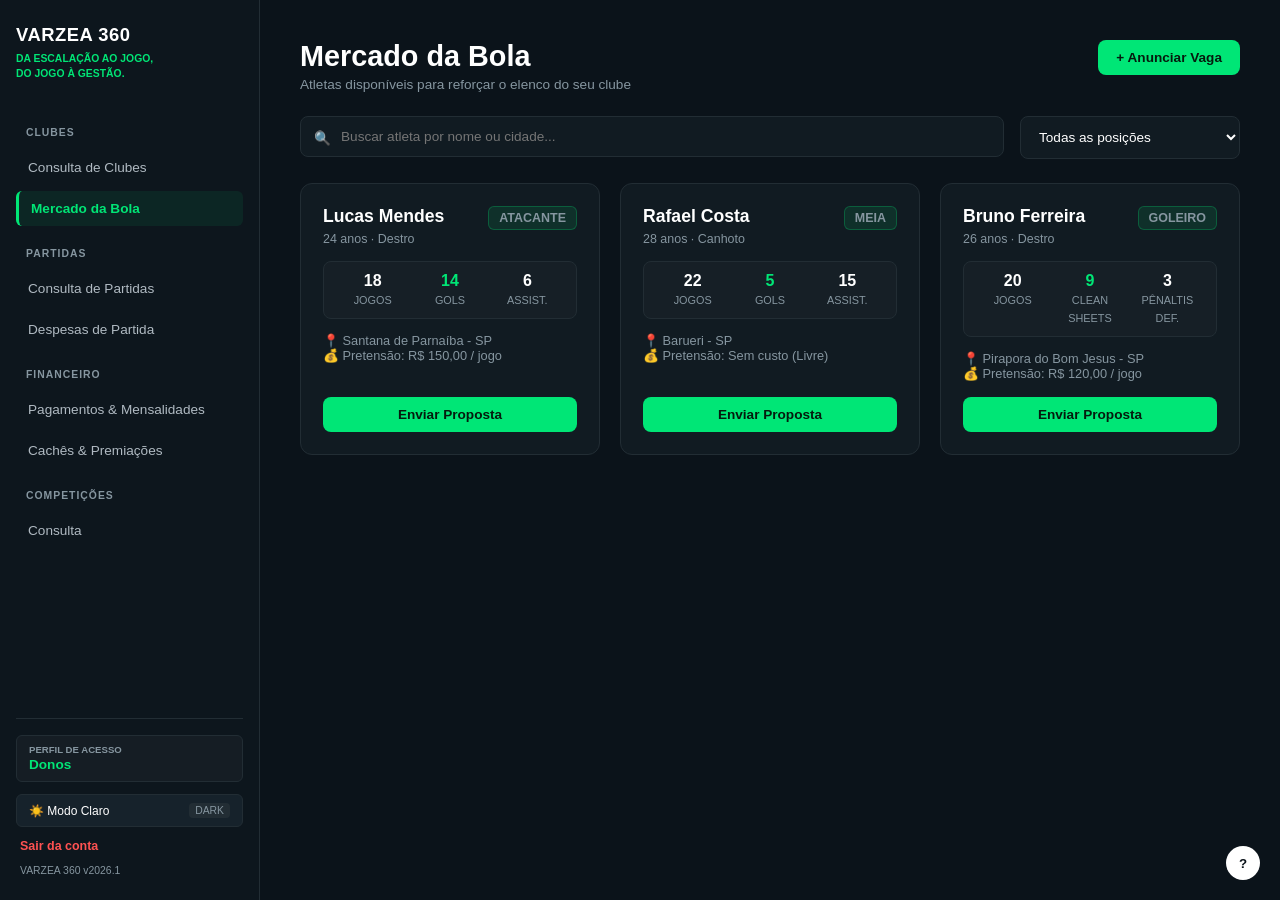
<file: mercado.html>
<!DOCTYPE html>
<html lang="pt-BR">
<head>
    <meta charset="UTF-8">
    <meta name="viewport" content="width=device-width, initial-scale=1.0">
    <title>Várzea 360 - Mercado da Bola</title>
    <link rel="stylesheet" href="css/global.css">
    <link rel="stylesheet" href="css/clubes.css">
    <style>
        .market-grid {
            display: grid;
            grid-template-columns: repeat(auto-fit, minmax(300px, 1fr));
            gap: 20px;
        }
        .player-market-card {
            background-color: var(--bg-card);
            border: 1px solid var(--border-color);
            border-radius: 12px;
            padding: 22px;
            display: flex;
            flex-direction: column;
            justify-content: space-between;
            transition: border-color 0.2s, transform 0.2s;
        }
        .player-market-card:hover {
            border-color: rgba(0, 230, 118, 0.4);
            transform: translateY(-2px);
        }
        .player-top {
            display: flex;
            justify-content: space-between;
            align-items: flex-start;
            margin-bottom: 14px;
        }
        .player-top h3 {
            font-size: 1.1rem;
            font-weight: 800;
            margin-bottom: 2px;
        }
        .player-top span {
            font-size: 0.78rem;
            color: var(--text-muted);
        }
        .position-tag {
            background-color: rgba(0, 230, 118, 0.1);
            color: var(--green-primary);
            border: 1px solid rgba(0, 230, 118, 0.25);
            padding: 4px 10px;
            border-radius: 6px;
            font-size: 0.72rem;
            font-weight: 800;
        }
        .player-stats {
            display: grid;
            grid-template-columns: repeat(3, 1fr);
            background-color: rgba(255, 255, 255, 0.02);
            border: 1px solid var(--border-color);
            border-radius: 8px;
            padding: 10px;
            margin: 14px 0;
            text-align: center;
        }
        .stat-box strong {
            display: block;
            font-size: 1rem;
            color: var(--text-main);
        }
        .stat-box span {
            font-size: 0.68rem;
            color: var(--text-muted);
        }
        .player-meta {
            font-size: 0.8rem;
            color: var(--text-muted);
            margin-bottom: 16px;
        }
        .btn-propose {
            width: 100%;
            background-color: var(--green-primary);
            color: #051b0e;
            border: none;
            padding: 10px;
            border-radius: 8px;
            font-weight: 700;
            font-size: 0.85rem;
            cursor: pointer;
            transition: background-color 0.2s;
        }
        .btn-propose:hover {
            background-color: var(--green-hover);
        }
    </style>
</head>
<body>
    <div class="dashboard-layout">
        <!-- Menu Lateral / Sidebar -->
        <aside class="sidebar">
            <div class="sidebar-brand">
                <h2>VARZEA 360</h2>
                <p>DA ESCALAÇÃO AO JOGO,<br>DO JOGO À GESTÃO.</p>
            </div>

            <nav class="sidebar-nav">
                <span class="nav-category">CLUBES</span>
                <a href="clubes.html" class="nav-item">Consulta de Clubes</a>
                <a href="mercado.html" class="nav-item active">Mercado da Bola</a>

                <span class="nav-category">PARTIDAS</span>
                <a href="partidas.html" class="nav-item">Consulta de Partidas</a>
                <a href="despesas-partida.html" class="nav-item">Despesas de Partida</a>

                <span class="nav-category">FINANCEIRO</span>
                <a href="pagamentos.html" class="nav-item">Pagamentos & Mensalidades</a>
                <a href="caches.html" class="nav-item">Cachês & Premiações</a>

                <span class="nav-category">COMPETIÇÕES</span>
                <a href="competicoes.html" class="nav-item">Consulta</a>
            </nav>

            <div class="sidebar-footer">
                <div class="profile-badge">
                    <span class="badge-label">PERFIL DE ACESSO</span>
                    <strong>Donos</strong>
                </div>
                <button class="theme-toggle-btn">☀️ Modo Claro <span class="dark-tag">DARK</span></button>
                <a href="index.html" class="logout-link">Sair da conta</a>
                <span class="version-text">VARZEA 360 v2026.1</span>
            </div>
        </aside>

        <!-- Conteúdo Principal -->
        <main class="main-content">
            <header class="content-header">
                <div class="header-title">
                    <h1>Mercado da Bola</h1>
                    <p>Atletas disponíveis para reforçar o elenco do seu clube</p>
                </div>
                <button class="btn-new" onclick="alert('Abrir formulário de anúncio de vaga')">+ Anunciar Vaga</button>
            </header>

            <!-- Barra de Filtros -->
            <div class="search-bar-container" style="display: grid; grid-template-columns: 1fr 220px; gap: 16px;">
                <div style="position: relative;">
                    <span class="search-icon" style="position: absolute; left: 14px; top: 50%; transform: translateY(-50%);">🔍</span>
                    <input type="text" placeholder="Buscar atleta por nome ou cidade..." style="width: 100%; background-color: var(--bg-card); border: 1px solid var(--border-color); border-radius: 8px; padding: 12px 14px 12px 40px; color: var(--text-main); font-size: 0.85rem; outline: none;">
                </div>
                <select style="background-color: var(--bg-card); border: 1px solid var(--border-color); border-radius: 8px; padding: 12px 14px; color: var(--text-main); font-size: 0.85rem; outline: none;">
                    <option value="">Todas as posições</option>
                    <option value="gol">Goleiro</option>
                    <option value="zag">Zagueiro / Lateral</option>
                    <option value="mei">Meio-campista</option>
                    <option value="ata">Atacante</option>
                </select>
            </div>

            <!-- Grelha de Atletas no Mercado -->
            <div class="market-grid">
                <!-- Atleta 1 -->
                <article class="player-market-card">
                    <div>
                        <div class="player-top">
                            <div>
                                <h3>Lucas Mendes</h3>
                                <span>24 anos · Destro</span>
                            </div>
                            <span class="position-tag">ATACANTE</span>
                        </div>

                        <div class="player-stats">
                            <div class="stat-box">
                                <strong>18</strong>
                                <span>JOGOS</span>
                            </div>
                            <div class="stat-box">
                                <strong style="color: var(--green-primary);">14</strong>
                                <span>GOLS</span>
                            </div>
                            <div class="stat-box">
                                <strong>6</strong>
                                <span>ASSIST.</span>
                            </div>
                        </div>

                        <p class="player-meta">📍 Santana de Parnaíba - SP<br>💰 Pretensão: R$ 150,00 / jogo</p>
                    </div>

                    <button class="btn-propose" onclick="alert('Proposta enviada para Lucas Mendes!')">Enviar Proposta</button>
                </article>

                <!-- Atleta 2 -->
                <article class="player-market-card">
                    <div>
                        <div class="player-top">
                            <div>
                                <h3>Rafael Costa</h3>
                                <span>28 anos · Canhoto</span>
                            </div>
                            <span class="position-tag">MEIA</span>
                        </div>

                        <div class="player-stats">
                            <div class="stat-box">
                                <strong>22</strong>
                                <span>JOGOS</span>
                            </div>
                            <div class="stat-box">
                                <strong style="color: var(--green-primary);">5</strong>
                                <span>GOLS</span>
                            </div>
                            <div class="stat-box">
                                <strong>15</strong>
                                <span>ASSIST.</span>
                            </div>
                        </div>

                        <p class="player-meta">📍 Barueri - SP<br>💰 Pretensão: Sem custo (Livre)</p>
                    </div>

                    <button class="btn-propose" onclick="alert('Proposta enviada para Rafael Costa!')">Enviar Proposta</button>
                </article>

                <!-- Atleta 3 -->
                <article class="player-market-card">
                    <div>
                        <div class="player-top">
                            <div>
                                <h3>Bruno Ferreira</h3>
                                <span>26 anos · Destro</span>
                            </div>
                            <span class="position-tag">GOLEIRO</span>
                        </div>

                        <div class="player-stats">
                            <div class="stat-box">
                                <strong>20</strong>
                                <span>JOGOS</span>
                            </div>
                            <div class="stat-box">
                                <strong style="color: var(--green-primary);">9</strong>
                                <span>CLEAN SHEETS</span>
                            </div>
                            <div class="stat-box">
                                <strong>3</strong>
                                <span>PÊNALTIS DEF.</span>
                            </div>
                        </div>

                        <p class="player-meta">📍 Pirapora do Bom Jesus - SP<br>💰 Pretensão: R$ 120,00 / jogo</p>
                    </div>

                    <button class="btn-propose" onclick="alert('Proposta enviada para Bruno Ferreira!')">Enviar Proposta</button>
                </article>
            </div>
        </main>
    </div>

    <button class="floating-help-btn">?</button>
</body>
</html>
</file>
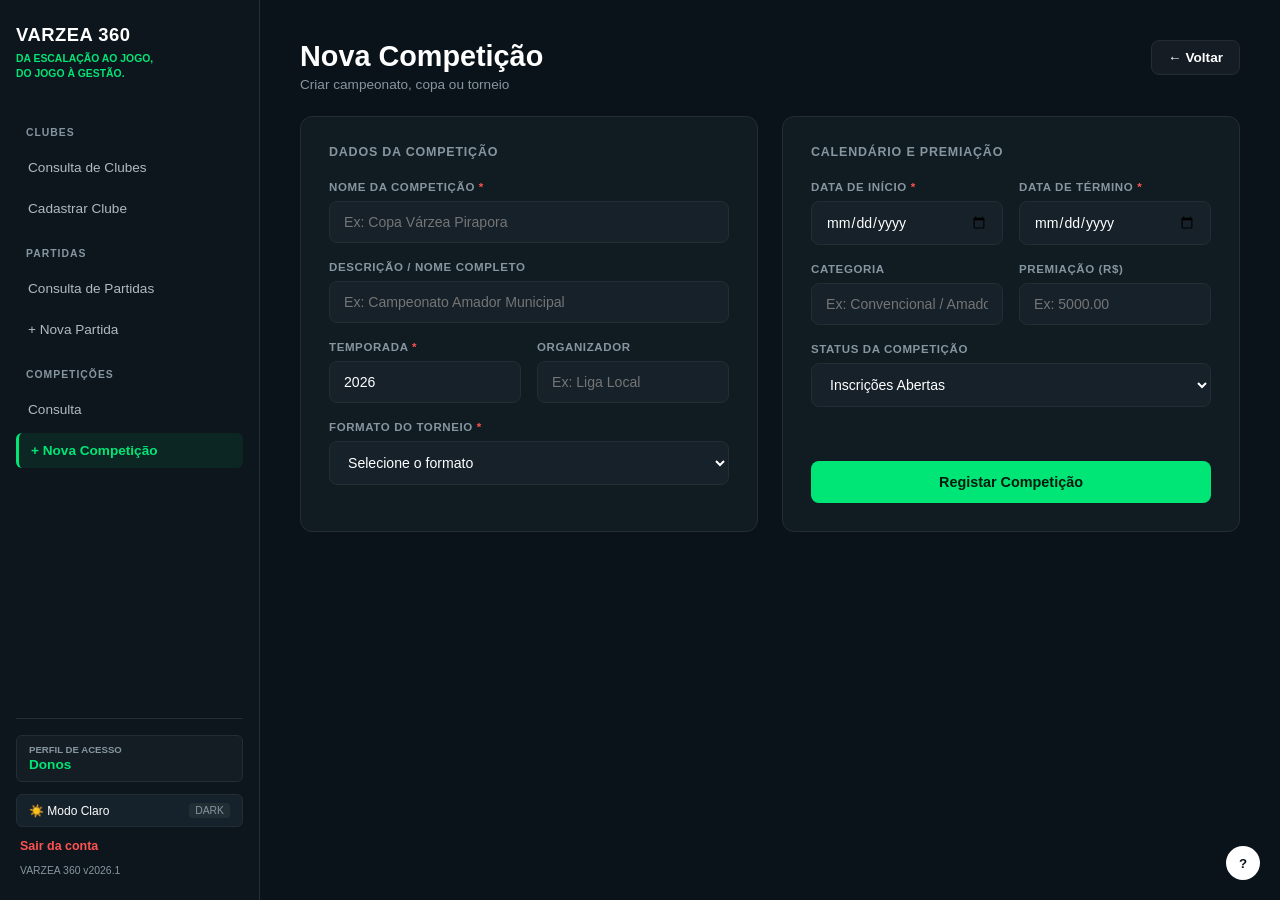
<file: nova-competicao.html>
<!DOCTYPE html>
<html lang="pt-BR">
<head>
    <meta charset="UTF-8">
    <meta name="viewport" content="width=device-width, initial-scale=1.0">
    <title>Várzea 360 - Nova Competição</title>
    <link rel="stylesheet" href="css/global.css">
    <link rel="stylesheet" href="css/clubes.css">
    <link rel="stylesheet" href="css/formularios.css">
</head>
<body>
    <div class="dashboard-layout">
        <!-- Menu Lateral / Sidebar -->
        <aside class="sidebar">
            <div class="sidebar-brand">
                <h2>VARZEA 360</h2>
                <p>DA ESCALAÇÃO AO JOGO,<br>DO JOGO À GESTÃO.</p>
            </div>

            <nav class="sidebar-nav">
                <span class="nav-category">CLUBES</span>
                <a href="clubes.html" class="nav-item">Consulta de Clubes</a>
                <a href="novo-clube.html" class="nav-item">Cadastrar Clube</a>

                <span class="nav-category">PARTIDAS</span>
                <a href="partidas.html" class="nav-item">Consulta de Partidas</a>
                <a href="nova-partida.html" class="nav-item">+ Nova Partida</a>

                <span class="nav-category">COMPETIÇÕES</span>
                <a href="competicoes.html" class="nav-item">Consulta</a>
                <a href="nova-competicao.html" class="nav-item active">+ Nova Competição</a>
            </nav>

            <div class="sidebar-footer">
                <div class="profile-badge">
                    <span class="badge-label">PERFIL DE ACESSO</span>
                    <strong>Donos</strong>
                </div>
                <button class="theme-toggle-btn">☀️ Modo Claro <span class="dark-tag">DARK</span></button>
                <a href="index.html" class="logout-link">Sair da conta</a>
                <span class="version-text">VARZEA 360 v2026.1</span>
            </div>
        </aside>

        <!-- Conteúdo Principal -->
        <main class="main-content">
            <header class="content-header">
                <div class="header-title">
                    <h1>Nova Competição</h1>
                    <p>Criar campeonato, copa ou torneio</p>
                </div>
                <a href="competicoes.html" class="btn-back-form">← Voltar</a>
            </header>

            <form id="form-nova-competicao" class="form-cards-grid">
                <!-- Coluna Esquerda: Dados Principais -->
                <section class="form-card">
                    <h3 class="card-section-title">DADOS DA COMPETIÇÃO</h3>

                    <div class="form-group">
                        <label for="nome-comp">NOME DA COMPETIÇÃO <span class="required">*</span></label>
                        <input type="text" id="nome-comp" placeholder="Ex: Copa Várzea Pirapora" required>
                    </div>

                    <div class="form-group">
                        <label for="descricao-comp">DESCRIÇÃO / NOME COMPLETO</label>
                        <input type="text" id="descricao-comp" placeholder="Ex: Campeonato Amador Municipal">
                    </div>

                    <div class="form-row">
                        <div class="form-group">
                            <label for="temporada">TEMPORADA <span class="required">*</span></label>
                            <input type="number" id="temporada" value="2026" min="2020" max="2035" required>
                        </div>

                        <div class="form-group">
                            <label for="organizador">ORGANIZADOR</label>
                            <input type="text" id="organizador" placeholder="Ex: Liga Local">
                        </div>
                    </div>

                    <div class="form-group">
                        <label for="formato">FORMATO DO TORNEIO <span class="required">*</span></label>
                        <select id="formato" required>
                            <option value="" disabled selected>Selecione o formato</option>
                            <option value="pontos">Pontos Corridos</option>
                            <option value="mata-mata">Eliminatórias (Mata-mata)</option>
                            <option value="misto">Fase de Grupos + Mata-mata</option>
                        </select>
                    </div>
                </section>

                <!-- Coluna Direita: Datas, Categoria e Premiação -->
                <section class="form-card">
                    <h3 class="card-section-title">CALENDÁRIO E PREMIAÇÃO</h3>

                    <div class="form-row">
                        <div class="form-group">
                            <label for="inicio">DATA DE INÍCIO <span class="required">*</span></label>
                            <input type="date" id="inicio" required>
                        </div>

                        <div class="form-group">
                            <label for="termino">DATA DE TÉRMINO <span class="required">*</span></label>
                            <input type="date" id="termino" required>
                        </div>
                    </div>

                    <div class="form-row">
                        <div class="form-group">
                            <label for="categoria">CATEGORIA</label>
                            <input type="text" id="categoria" placeholder="Ex: Convencional / Amador">
                        </div>

                        <div class="form-group">
                            <label for="premiacao">PREMIAÇÃO (R$)</label>
                            <input type="text" id="premiacao" placeholder="Ex: 5000.00">
                        </div>
                    </div>

                    <div class="form-group">
                        <label for="status-comp">STATUS DA COMPETIÇÃO</label>
                        <select id="status-comp">
                            <option value="inscricoes" selected>Inscrições Abertas</option>
                            <option value="andamento">Em Andamento</option>
                            <option value="encerrada">Encerrada</option>
                        </select>
                    </div>

                    <div class="form-actions">
                        <button type="submit" class="btn-save">Registar Competição</button>
                    </div>
                </section>
            </form>
        </main>
    </div>

    <button class="floating-help-btn">?</button>

    <script>
        document.getElementById('form-nova-competicao').addEventListener('submit', function(e) {
            e.preventDefault();
            alert('Competição registada com sucesso! Em breve conectaremos ao Back-end Java.');
            window.location.href = 'competicoes.html';
        });
    </script>
</body>
</html>
</file>
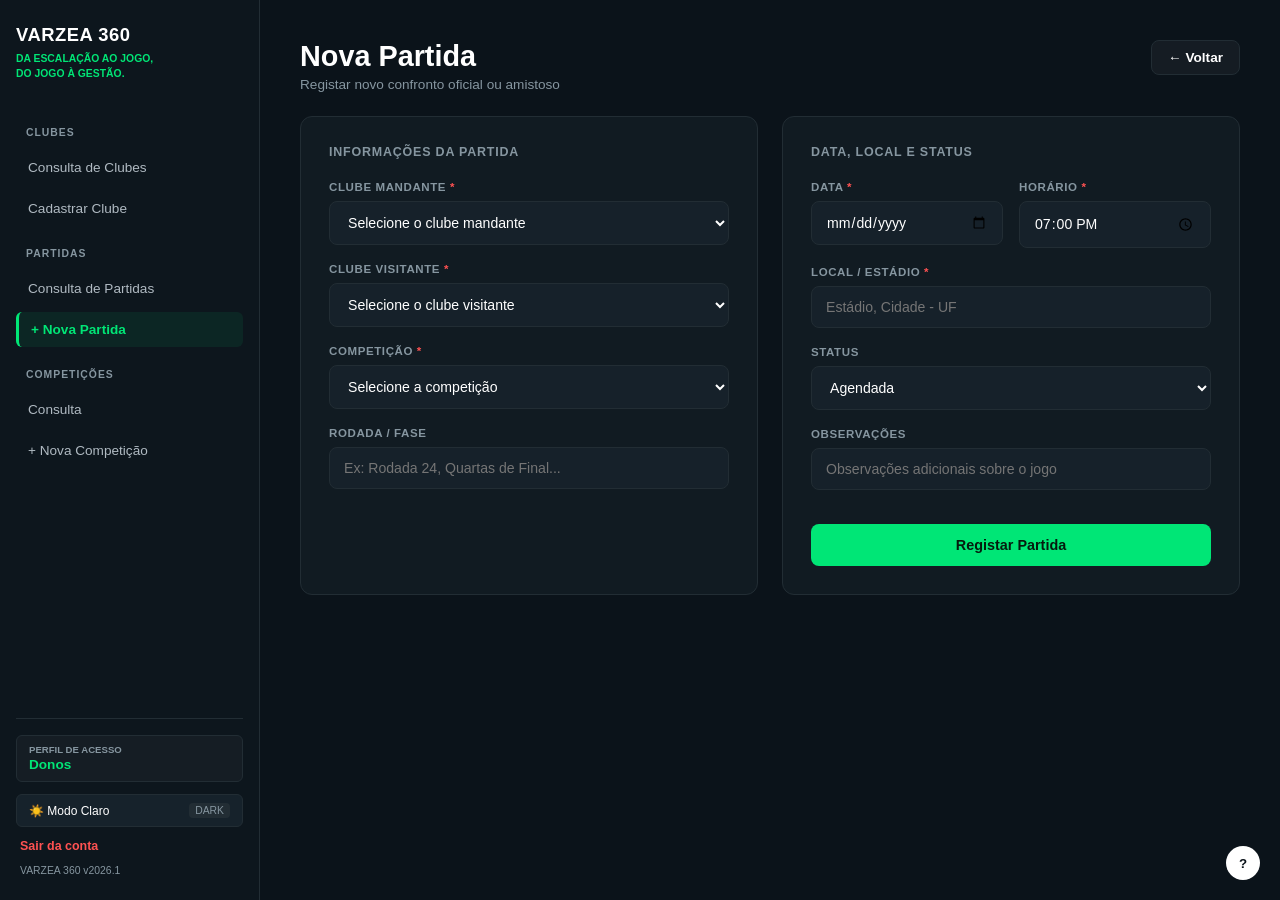
<file: nova-partida.html>
<!DOCTYPE html>
<html lang="pt-BR">
<head>
    <meta charset="UTF-8">
    <meta name="viewport" content="width=device-width, initial-scale=1.0">
    <title>Várzea 360 - Nova Partida</title>
    <link rel="stylesheet" href="css/global.css">
    <link rel="stylesheet" href="css/clubes.css">
    <link rel="stylesheet" href="css/formularios.css">
</head>
<body>
    <div class="dashboard-layout">
        <!-- Menu Lateral / Sidebar -->
        <aside class="sidebar">
            <div class="sidebar-brand">
                <h2>VARZEA 360</h2>
                <p>DA ESCALAÇÃO AO JOGO,<br>DO JOGO À GESTÃO.</p>
            </div>

            <nav class="sidebar-nav">
                <span class="nav-category">CLUBES</span>
                <a href="clubes.html" class="nav-item">Consulta de Clubes</a>
                <a href="novo-clube.html" class="nav-item">Cadastrar Clube</a>

                <span class="nav-category">PARTIDAS</span>
                <a href="partidas.html" class="nav-item">Consulta de Partidas</a>
                <a href="nova-partida.html" class="nav-item active">+ Nova Partida</a>

                <span class="nav-category">COMPETIÇÕES</span>
                <a href="#" class="nav-item">Consulta</a>
                <a href="#" class="nav-item">+ Nova Competição</a>
            </nav>

            <div class="sidebar-footer">
                <div class="profile-badge">
                    <span class="badge-label">PERFIL DE ACESSO</span>
                    <strong>Donos</strong>
                </div>
                <button class="theme-toggle-btn">☀️ Modo Claro <span class="dark-tag">DARK</span></button>
                <a href="index.html" class="logout-link">Sair da conta</a>
                <span class="version-text">VARZEA 360 v2026.1</span>
            </div>
        </aside>

        <!-- Conteúdo Principal -->
        <main class="main-content">
            <header class="content-header">
                <div class="header-title">
                    <h1>Nova Partida</h1>
                    <p>Registar novo confronto oficial ou amistoso</p>
                </div>
                <a href="partidas.html" class="btn-back-form">← Voltar</a>
            </header>

            <form id="form-nova-partida" class="form-cards-grid">
                <!-- Coluna Esquerda: Informações da Partida -->
                <section class="form-card">
                    <h3 class="card-section-title">INFORMAÇÕES DA PARTIDA</h3>

                    <div class="form-group">
                        <label for="clube-mandante">CLUBE MANDANTE <span class="required">*</span></label>
                        <select id="clube-mandante" required>
                            <option value="" disabled selected>Selecione o clube mandante</option>
                            <option value="atletico">Clube Atlético Mineiro</option>
                            <option value="flamengo">Clube de Regatas do Flamengo</option>
                            <option value="sao-paulo">São Paulo Futebol Clube</option>
                            <option value="santos">Santos Futebol Clube</option>
                            <option value="corinthians">Sport Club Corinthians Paulista</option>
                        </select>
                    </div>

                    <div class="form-group">
                        <label for="clube-visitante">CLUBE VISITANTE <span class="required">*</span></label>
                        <select id="clube-visitante" required>
                            <option value="" disabled selected>Selecione o clube visitante</option>
                            <option value="atletico">Clube Atlético Mineiro</option>
                            <option value="flamengo">Clube de Regatas do Flamengo</option>
                            <option value="sao-paulo">São Paulo Futebol Clube</option>
                            <option value="santos">Santos Futebol Clube</option>
                            <option value="corinthians">Sport Club Corinthians Paulista</option>
                        </select>
                    </div>

                    <div class="form-group">
                        <label for="competicao-partida">COMPETIÇÃO <span class="required">*</span></label>
                        <select id="competicao-partida" required>
                            <option value="" disabled selected>Selecione a competição</option>
                            <option value="brasileirao">Brasileirão</option>
                            <option value="copabr">Copa BR</option>
                            <option value="libertadores">Libertadores</option>
                            <option value="mineiro">Campeonato Mineiro</option>
                        </select>
                    </div>

                    <div class="form-group">
                        <label for="rodada">RODADA / FASE</label>
                        <input type="text" id="rodada" placeholder="Ex: Rodada 24, Quartas de Final...">
                    </div>
                </section>

                <!-- Coluna Direita: Data, Local e Status -->
                <section class="form-card">
                    <h3 class="card-section-title">DATA, LOCAL E STATUS</h3>

                    <div class="form-row">
                        <div class="form-group">
                            <label for="data-partida">DATA <span class="required">*</span></label>
                            <input type="date" id="data-partida" required>
                        </div>

                        <div class="form-group">
                            <label for="horario-partida">HORÁRIO <span class="required">*</span></label>
                            <input type="time" id="horario-partida" value="19:00" required>
                        </div>
                    </div>

                    <div class="form-group">
                        <label for="local-estadio">LOCAL / ESTÁDIO <span class="required">*</span></label>
                        <input type="text" id="local-estadio" placeholder="Estádio, Cidade - UF" required>
                    </div>

                    <div class="form-group">
                        <label for="status-partida">STATUS</label>
                        <select id="status-partida">
                            <option value="agendada" selected>Agendada</option>
                            <option value="andamento">Em Andamento</option>
                            <option value="encerrada">Encerrada</option>
                        </select>
                    </div>

                    <div class="form-group">
                        <label for="observacoes">OBSERVAÇÕES</label>
                        <input type="text" id="observacoes" placeholder="Observações adicionais sobre o jogo">
                    </div>

                    <div class="form-actions">
                        <button type="submit" class="btn-save">Registar Partida</button>
                    </div>
                </section>
            </form>
        </main>
    </div>

    <button class="floating-help-btn">?</button>

    <script>
        document.getElementById('form-nova-partida').addEventListener('submit', function(e) {
            e.preventDefault();
            alert('Partida registada com sucesso! Em breve integrada ao Back-end Java.');
            window.location.href = 'partidas.html';
        });
    </script>
</body>
</html>
</file>
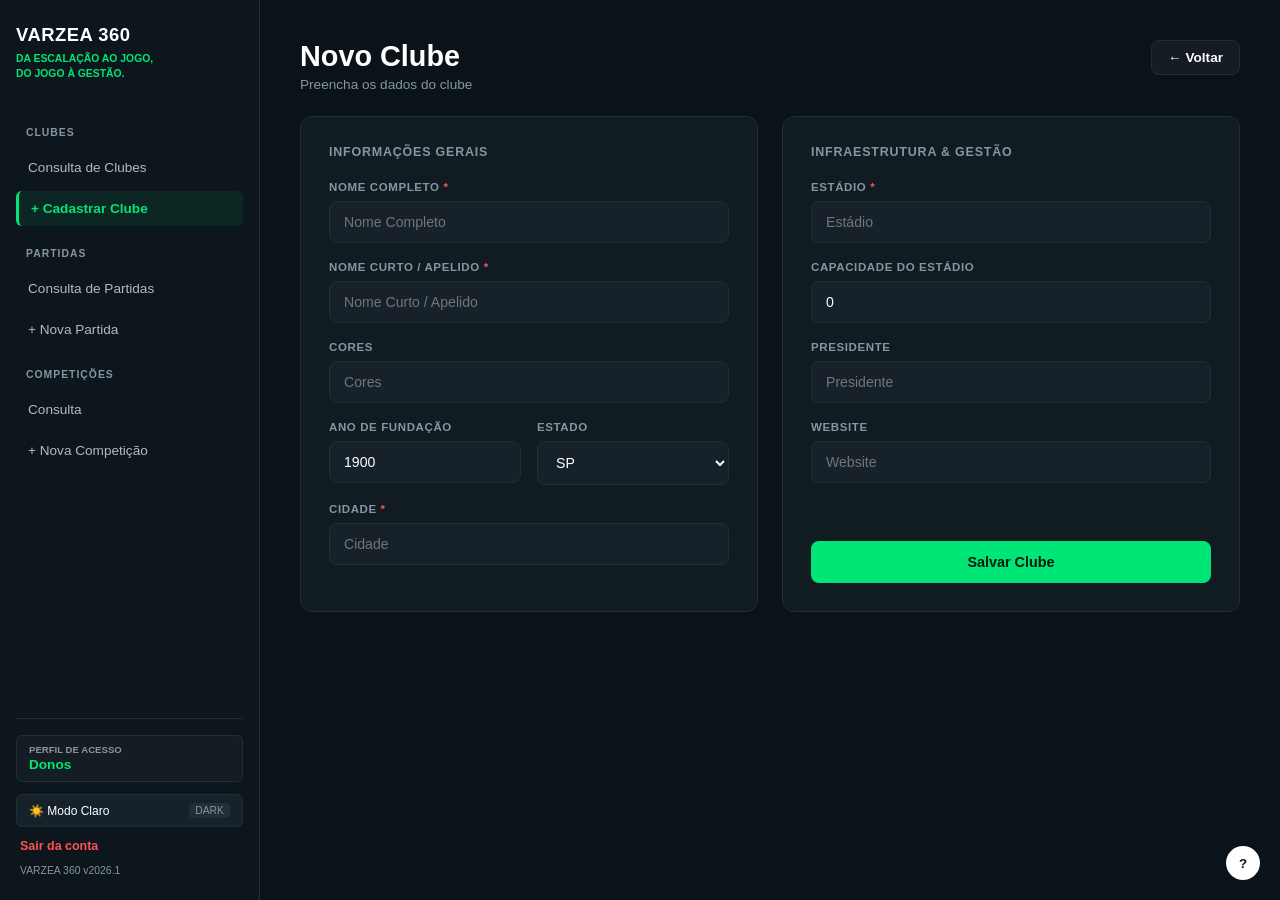
<file: novo-clube.html>
<!DOCTYPE html>
<html lang="pt-BR">
<head>
    <meta charset="UTF-8">
    <meta name="viewport" content="width=device-width, initial-scale=1.0">
    <title>Várzea 360 - Novo Clube</title>
    <link rel="stylesheet" href="css/global.css">
    <link rel="stylesheet" href="css/clubes.css">
    <link rel="stylesheet" href="css/formularios.css">
</head>
<body>
    <div class="dashboard-layout">
        <!-- Menu Lateral / Sidebar -->
        <aside class="sidebar">
            <div class="sidebar-brand">
                <h2>VARZEA 360</h2>
                <p>DA ESCALAÇÃO AO JOGO,<br>DO JOGO À GESTÃO.</p>
            </div>

            <nav class="sidebar-nav">
                <span class="nav-category">CLUBES</span>
                <a href="clubes.html" class="nav-item">Consulta de Clubes</a>
                <a href="novo-clube.html" class="nav-item active">+ Cadastrar Clube</a>

                <span class="nav-category">PARTIDAS</span>
                <a href="#" class="nav-item">Consulta de Partidas</a>
                <a href="#" class="nav-item">+ Nova Partida</a>

                <span class="nav-category">COMPETIÇÕES</span>
                <a href="#" class="nav-item">Consulta</a>
                <a href="#" class="nav-item">+ Nova Competição</a>
            </nav>

            <div class="sidebar-footer">
                <div class="profile-badge">
                    <span class="badge-label">PERFIL DE ACESSO</span>
                    <strong>Donos</strong>
                </div>
                <button class="theme-toggle-btn">☀️ Modo Claro <span class="dark-tag">DARK</span></button>
                <a href="index.html" class="logout-link">Sair da conta</a>
                <span class="version-text">VARZEA 360 v2026.1</span>
            </div>
        </aside>

        <!-- Conteúdo Principal -->
        <main class="main-content">
            <header class="content-header">
                <div class="header-title">
                    <h1>Novo Clube</h1>
                    <p>Preencha os dados do clube</p>
                </div>
                <a href="clubes.html" class="btn-back-form">← Voltar</a>
            </header>

            <form id="form-novo-clube" class="form-cards-grid">
                <!-- Coluna Esquerda: Informações Gerais -->
                <section class="form-card">
                    <h3 class="card-section-title">INFORMAÇÕES GERAIS</h3>

                    <div class="form-group">
                        <label for="nome-completo">NOME COMPLETO <span class="required">*</span></label>
                        <input type="text" id="nome-completo" placeholder="Nome Completo" required>
                    </div>

                    <div class="form-group">
                        <label for="nome-curto">NOME CURTO / APELIDO <span class="required">*</span></label>
                        <input type="text" id="nome-curto" placeholder="Nome Curto / Apelido" required>
                    </div>

                    <div class="form-group">
                        <label for="cores">CORES</label>
                        <input type="text" id="cores" placeholder="Cores">
                    </div>

                    <div class="form-row">
                        <div class="form-group">
                            <label for="fundacao">ANO DE FUNDAÇÃO</label>
                            <input type="number" id="fundacao" value="1900" min="1850" max="2026">
                        </div>

                        <div class="form-group">
                            <label for="estado">ESTADO</label>
                            <select id="estado">
                                <option value="SP" selected>SP</option>
                                <option value="RJ">RJ</option>
                                <option value="MG">MG</option>
                                <option value="RS">RS</option>
                                <option value="PR">PR</option>
                                <option value="SC">SC</option>
                                <option value="BA">BA</option>
                            </select>
                        </div>
                    </div>

                    <div class="form-group">
                        <label for="cidade">CIDADE <span class="required">*</span></label>
                        <input type="text" id="cidade" placeholder="Cidade" required>
                    </div>
                </section>

                <!-- Coluna Direita: Infraestrutura & Gestão -->
                <section class="form-card">
                    <h3 class="card-section-title">INFRAESTRUTURA & GESTÃO</h3>

                    <div class="form-group">
                        <label for="estadio">ESTÁDIO <span class="required">*</span></label>
                        <input type="text" id="estadio" placeholder="Estádio" required>
                    </div>

                    <div class="form-group">
                        <label for="capacidade">CAPACIDADE DO ESTÁDIO</label>
                        <input type="number" id="capacidade" value="0" min="0">
                    </div>

                    <div class="form-group">
                        <label for="presidente">PRESIDENTE</label>
                        <input type="text" id="presidente" placeholder="Presidente">
                    </div>

                    <div class="form-group">
                        <label for="website">WEBSITE</label>
                        <input type="url" id="website" placeholder="Website">
                    </div>

                    <div class="form-actions">
                        <button type="submit" class="btn-save">Salvar Clube</button>
                    </div>
                </section>
            </form>
        </main>
    </div>

    <button class="floating-help-btn">?</button>

    <script>
        document.getElementById('form-novo-clube').addEventListener('submit', function(e) {
            e.preventDefault();
            const nome = document.getElementById('nome-completo').value;
            alert(`Clube "${nome}" validado com sucesso! Em breve enviaremos para o Back-end Java.`);
            window.location.href = 'clubes.html';
        });
    </script>
</body>
</html>
</file>
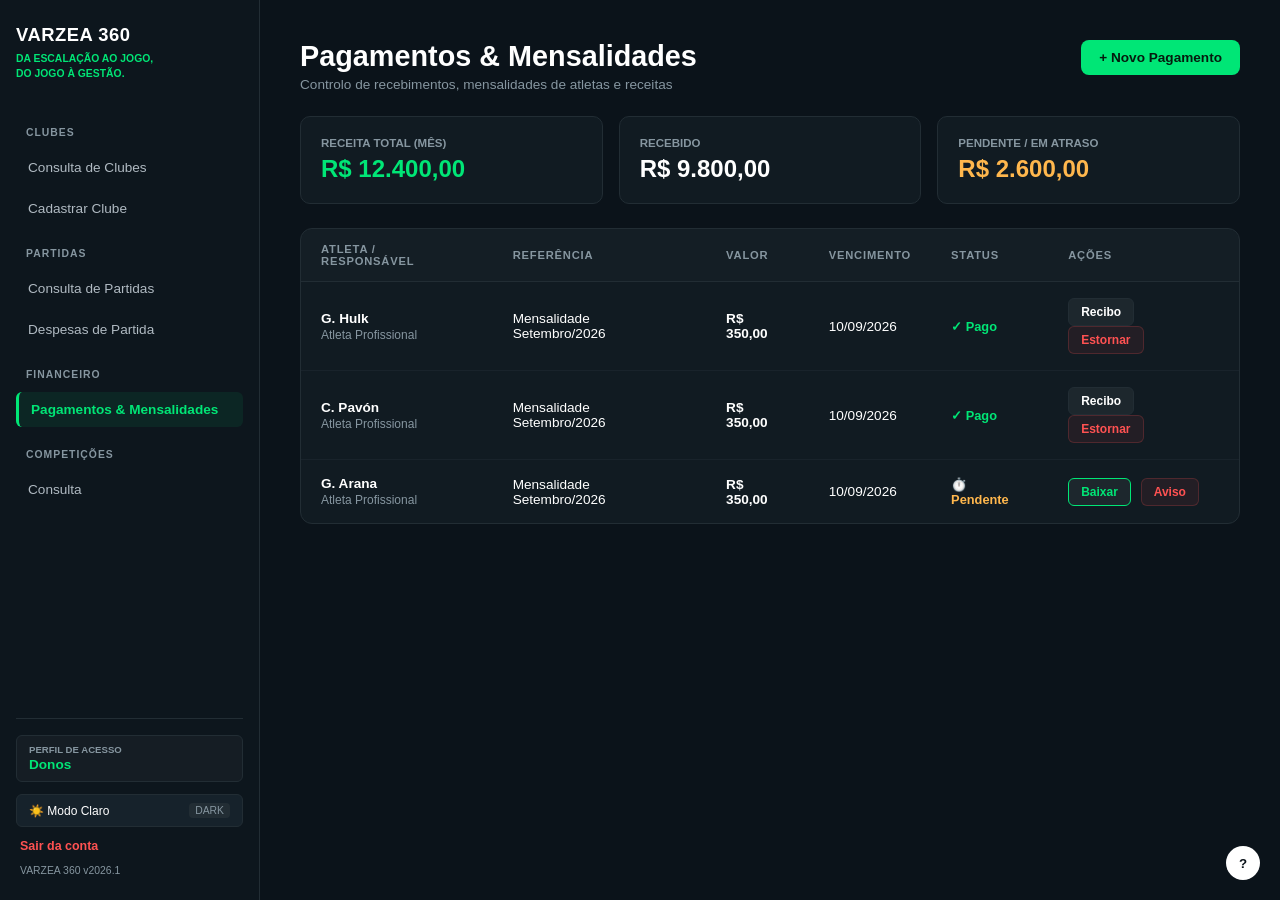
<file: pagamentos.html>
<!DOCTYPE html>
<html lang="pt-BR">
<head>
    <meta charset="UTF-8">
    <meta name="viewport" content="width=device-width, initial-scale=1.0">
    <title>Várzea 360 - Gestão de Pagamentos</title>
    <link rel="stylesheet" href="css/global.css">
    <link rel="stylesheet" href="css/clubes.css">
    <style>
        .finance-summary-grid {
            display: grid;
            grid-template-columns: repeat(auto-fit, minmax(220px, 1fr));
            gap: 16px;
            margin-bottom: 24px;
        }
        .finance-card {
            background-color: var(--bg-card);
            border: 1px solid var(--border-color);
            border-radius: 10px;
            padding: 20px;
        }
        .finance-card span {
            font-size: 0.72rem;
            color: var(--text-muted);
            font-weight: 700;
            display: block;
            margin-bottom: 6px;
        }
        .finance-card strong {
            font-size: 1.5rem;
            font-weight: 800;
        }
    </style>
</head>
<body>
    <div class="dashboard-layout">
        <!-- Menu Lateral / Sidebar -->
        <aside class="sidebar">
            <div class="sidebar-brand">
                <h2>VARZEA 360</h2>
                <p>DA ESCALAÇÃO AO JOGO,<br>DO JOGO À GESTÃO.</p>
            </div>

            <nav class="sidebar-nav">
                <span class="nav-category">CLUBES</span>
                <a href="clubes.html" class="nav-item">Consulta de Clubes</a>
                <a href="novo-clube.html" class="nav-item">Cadastrar Clube</a>

                <span class="nav-category">PARTIDAS</span>
                <a href="partidas.html" class="nav-item">Consulta de Partidas</a>
                <a href="despesas-partida.html" class="nav-item">Despesas de Partida</a>

                <span class="nav-category">FINANCEIRO</span>
                <a href="pagamentos.html" class="nav-item active">Pagamentos & Mensalidades</a>

                <span class="nav-category">COMPETIÇÕES</span>
                <a href="competicoes.html" class="nav-item">Consulta</a>
            </nav>

            <div class="sidebar-footer">
                <div class="profile-badge">
                    <span class="badge-label">PERFIL DE ACESSO</span>
                    <strong>Donos</strong>
                </div>
                <button class="theme-toggle-btn">☀️ Modo Claro <span class="dark-tag">DARK</span></button>
                <a href="index.html" class="logout-link">Sair da conta</a>
                <span class="version-text">VARZEA 360 v2026.1</span>
            </div>
        </aside>

        <!-- Conteúdo Principal -->
        <main class="main-content">
            <header class="content-header">
                <div class="header-title">
                    <h1>Pagamentos & Mensalidades</h1>
                    <p>Controlo de recebimentos, mensalidades de atletas e receitas</p>
                </div>
                <button class="btn-new" onclick="alert('Registar novo recebimento')">+ Novo Pagamento</button>
            </header>

            <!-- Cards de Resumo -->
            <div class="finance-summary-grid">
                <div class="finance-card">
                    <span>RECEITA TOTAL (MÊS)</span>
                    <strong style="color: var(--green-primary);">R$ 12.400,00</strong>
                </div>
                <div class="finance-card">
                    <span>RECEBIDO</span>
                    <strong style="color: var(--text-main);">R$ 9.800,00</strong>
                </div>
                <div class="finance-card">
                    <span>PENDENTE / EM ATRASO</span>
                    <strong style="color: #ffb74d;">R$ 2.600,00</strong>
                </div>
            </div>

            <!-- Tabela de Pagamentos -->
            <div class="table-card">
                <table>
                    <thead>
                        <tr>
                            <th>ATLETA / RESPONSÁVEL</th>
                            <th>REFERÊNCIA</th>
                            <th>VALOR</th>
                            <th>VENCIMENTO</th>
                            <th>STATUS</th>
                            <th>AÇÕES</th>
                        </tr>
                    </thead>
                    <tbody>
                        <tr>
                            <td>
                                <strong>G. Hulk</strong>
                                <span class="sub-text">Atleta Profissional</span>
                            </td>
                            <td>Mensalidade Setembro/2026</td>
                            <td><strong>R$ 350,00</strong></td>
                            <td>10/09/2026</td>
                            <td><span style="color: var(--green-primary); font-weight: 600; font-size: 0.8rem;">✓ Pago</span></td>
                            <td>
                                <button class="btn-action edit" onclick="alert('Ver recibo')">Recibo</button>
                                <button class="btn-action delete" onclick="alert('Estornar')">Estornar</button>
                            </td>
                        </tr>
                        <tr>
                            <td>
                                <strong>C. Pavón</strong>
                                <span class="sub-text">Atleta Profissional</span>
                            </td>
                            <td>Mensalidade Setembro/2026</td>
                            <td><strong>R$ 350,00</strong></td>
                            <td>10/09/2026</td>
                            <td><span style="color: var(--green-primary); font-weight: 600; font-size: 0.8rem;">✓ Pago</span></td>
                            <td>
                                <button class="btn-action edit" onclick="alert('Ver recibo')">Recibo</button>
                                <button class="btn-action delete" onclick="alert('Estornar')">Estornar</button>
                            </td>
                        </tr>
                        <tr>
                            <td>
                                <strong>G. Arana</strong>
                                <span class="sub-text">Atleta Profissional</span>
                            </td>
                            <td>Mensalidade Setembro/2026</td>
                            <td><strong>R$ 350,00</strong></td>
                            <td>10/09/2026</td>
                            <td><span style="color: #ffb74d; font-weight: 600; font-size: 0.8rem;">⏱️ Pendente</span></td>
                            <td>
                                <button class="btn-action edit" style="border-color: var(--green-primary); color: var(--green-primary);" onclick="alert('Confirmar pagamento')">Baixar</button>
                                <button class="btn-action delete" onclick="alert('Lembrar')">Aviso</button>
                            </td>
                        </tr>
                    </tbody>
                </table>
            </div>
        </main>
    </div>

    <button class="floating-help-btn">?</button>
</body>
</html>
</file>
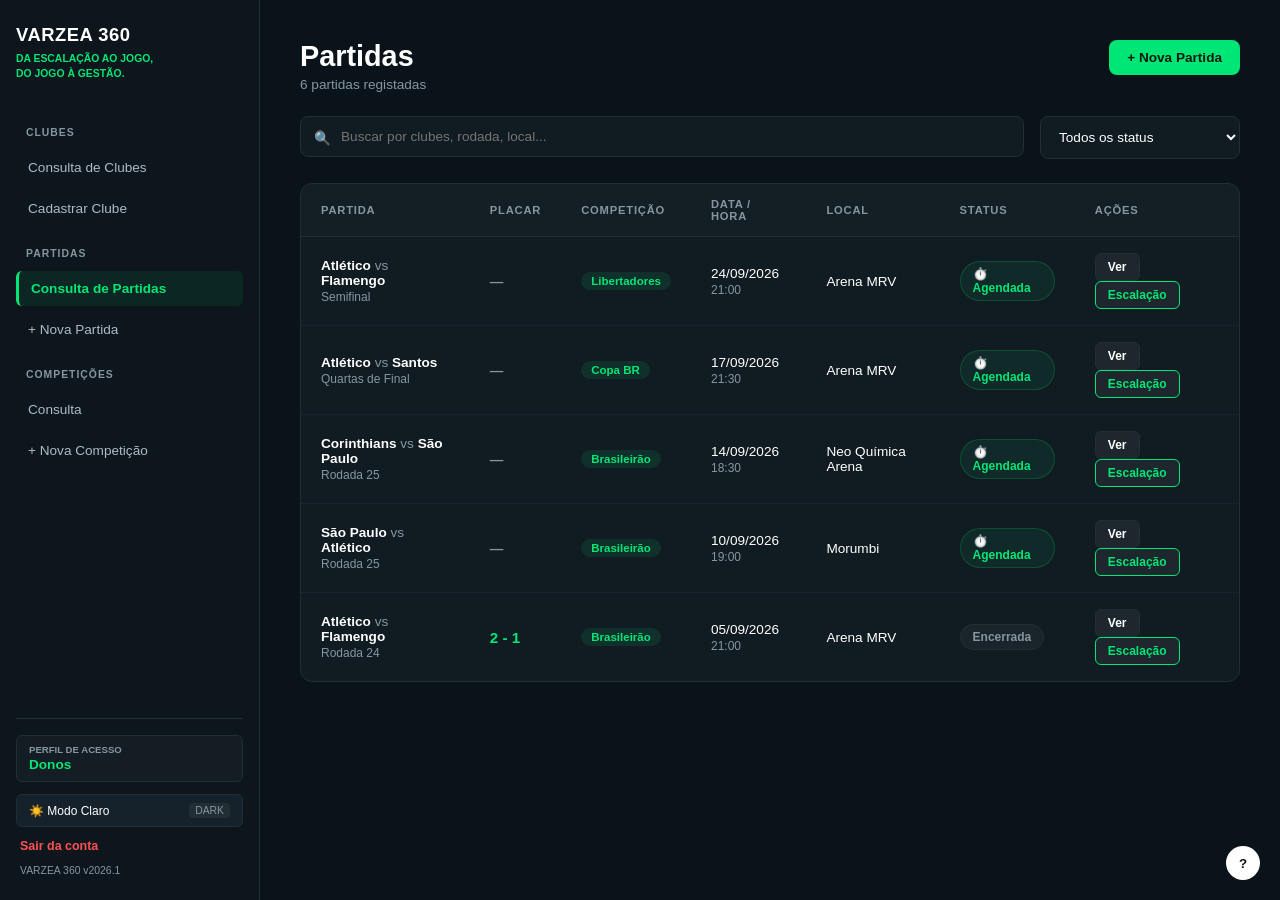
<file: partidas.html>
<!DOCTYPE html>
<html lang="pt-BR">
<head>
    <meta charset="UTF-8">
    <meta name="viewport" content="width=device-width, initial-scale=1.0">
    <title>Várzea 360 - Consulta de Partidas</title>
    <link rel="stylesheet" href="css/global.css">
    <link rel="stylesheet" href="css/clubes.css">
    <style>
        /* Estilos específicos pontuais para a tabela de partidas */
        .status-badge {
            display: inline-flex;
            align-items: center;
            gap: 6px;
            padding: 5px 12px;
            border-radius: 20px;
            font-size: 0.75rem;
            font-weight: 600;
        }
        .status-badge.scheduled {
            background-color: rgba(0, 230, 118, 0.08);
            color: var(--green-primary);
            border: 1px solid rgba(0, 230, 118, 0.2);
        }
        .status-badge.finished {
            background-color: rgba(255, 255, 255, 0.04);
            color: var(--text-muted);
            border: 1px solid var(--border-color);
        }
        .comp-pill {
            display: inline-block;
            background-color: rgba(0, 230, 118, 0.1);
            color: var(--green-primary);
            padding: 3px 10px;
            border-radius: 12px;
            font-size: 0.72rem;
            font-weight: 700;
        }
    </style>
</head>
<body>
    <div class="dashboard-layout">
        <!-- Menu Lateral / Sidebar -->
        <aside class="sidebar">
            <div class="sidebar-brand">
                <h2>VARZEA 360</h2>
                <p>DA ESCALAÇÃO AO JOGO,<br>DO JOGO À GESTÃO.</p>
            </div>

            <nav class="sidebar-nav">
                <span class="nav-category">CLUBES</span>
                <a href="clubes.html" class="nav-item">Consulta de Clubes</a>
                <a href="novo-clube.html" class="nav-item">Cadastrar Clube</a>

                <span class="nav-category">PARTIDAS</span>
                <a href="partidas.html" class="nav-item active">Consulta de Partidas</a>
                <a href="#" class="nav-item">+ Nova Partida</a>

                <span class="nav-category">COMPETIÇÕES</span>
                <a href="#" class="nav-item">Consulta</a>
                <a href="#" class="nav-item">+ Nova Competição</a>
            </nav>

            <div class="sidebar-footer">
                <div class="profile-badge">
                    <span class="badge-label">PERFIL DE ACESSO</span>
                    <strong>Donos</strong>
                </div>
                <button class="theme-toggle-btn">☀️ Modo Claro <span class="dark-tag">DARK</span></button>
                <a href="index.html" class="logout-link">Sair da conta</a>
                <span class="version-text">VARZEA 360 v2026.1</span>
            </div>
        </aside>

        <!-- Conteúdo Principal -->
        <main class="main-content">
            <header class="content-header">
                <div class="header-title">
                    <h1>Partidas</h1>
                    <p>6 partidas registadas</p>
                </div>
                <button class="btn-new" onclick="alert('Abrir formulário de nova partida')">+ Nova Partida</button>
            </header>

            <!-- Barra de Pesquisa e Filtro -->
            <div class="search-bar-container" style="display: grid; grid-template-columns: 1fr 200px; gap: 16px;">
                <div style="position: relative;">
                    <span class="search-icon" style="position: absolute; left: 14px; top: 50%; transform: translateY(-50%);">🔍</span>
                    <input type="text" placeholder="Buscar por clubes, rodada, local..." style="width: 100%; background-color: var(--bg-card); border: 1px solid var(--border-color); border-radius: 8px; padding: 12px 14px 12px 40px; color: var(--text-main); font-size: 0.85rem; outline: none;">
                </div>
                <select style="background-color: var(--bg-card); border: 1px solid var(--border-color); border-radius: 8px; padding: 12px 14px; color: var(--text-main); font-size: 0.85rem; outline: none;">
                    <option value="">Todos os status</option>
                    <option value="agendada">Agendada</option>
                    <option value="realizada">Realizada</option>
                </select>
            </div>

            <!-- Tabela de Partidas -->
            <div class="table-card">
                <table>
                    <thead>
                        <tr>
                            <th>PARTIDA</th>
                            <th>PLACAR</th>
                            <th>COMPETIÇÃO</th>
                            <th>DATA / HORA</th>
                            <th>LOCAL</th>
                            <th>STATUS</th>
                            <th>AÇÕES</th>
                        </tr>
                    </thead>
                    <tbody>
                        <tr>
                            <td>
                                <strong>Atlético <span style="color: var(--text-muted); font-weight: normal;">vs</span> Flamengo</strong>
                                <span class="sub-text">Semifinal</span>
                            </td>
                            <td><span style="color: var(--text-muted); font-weight: 600;">—</span></td>
                            <td><span class="comp-pill">Libertadores</span></td>
                            <td>24/09/2026<br><span class="sub-text">21:00</span></td>
                            <td>Arena MRV</td>
                            <td><span class="status-badge scheduled">⏱️ Agendada</span></td>
                            <td>
                                <button class="btn-action edit" onclick="alert('Ver detalhes')">Ver</button>
                                <button class="btn-action edit" style="border-color: var(--green-primary); color: var(--green-primary);" onclick="alert('Abrir escalação')">Escalação</button>
                            </td>
                        </tr>
                        <tr>
                            <td>
                                <strong>Atlético <span style="color: var(--text-muted); font-weight: normal;">vs</span> Santos</strong>
                                <span class="sub-text">Quartas de Final</span>
                            </td>
                            <td><span style="color: var(--text-muted); font-weight: 600;">—</span></td>
                            <td><span class="comp-pill">Copa BR</span></td>
                            <td>17/09/2026<br><span class="sub-text">21:30</span></td>
                            <td>Arena MRV</td>
                            <td><span class="status-badge scheduled">⏱️ Agendada</span></td>
                            <td>
                                <button class="btn-action edit" onclick="alert('Ver detalhes')">Ver</button>
                                <button class="btn-action edit" style="border-color: var(--green-primary); color: var(--green-primary);" onclick="alert('Abrir escalação')">Escalação</button>
                            </td>
                        </tr>
                        <tr>
                            <td>
                                <strong>Corinthians <span style="color: var(--text-muted); font-weight: normal;">vs</span> São Paulo</strong>
                                <span class="sub-text">Rodada 25</span>
                            </td>
                            <td><span style="color: var(--text-muted); font-weight: 600;">—</span></td>
                            <td><span class="comp-pill">Brasileirão</span></td>
                            <td>14/09/2026<br><span class="sub-text">18:30</span></td>
                            <td>Neo Química Arena</td>
                            <td><span class="status-badge scheduled">⏱️ Agendada</span></td>
                            <td>
                                <button class="btn-action edit" onclick="alert('Ver detalhes')">Ver</button>
                                <button class="btn-action edit" style="border-color: var(--green-primary); color: var(--green-primary);" onclick="alert('Abrir escalação')">Escalação</button>
                            </td>
                        </tr>
                        <tr>
                            <td>
                                <strong>São Paulo <span style="color: var(--text-muted); font-weight: normal;">vs</span> Atlético</strong>
                                <span class="sub-text">Rodada 25</span>
                            </td>
                            <td><span style="color: var(--text-muted); font-weight: 600;">—</span></td>
                            <td><span class="comp-pill">Brasileirão</span></td>
                            <td>10/09/2026<br><span class="sub-text">19:00</span></td>
                            <td>Morumbi</td>
                            <td><span class="status-badge scheduled">⏱️ Agendada</span></td>
                            <td>
                                <button class="btn-action edit" onclick="alert('Ver detalhes')">Ver</button>
                                <button class="btn-action edit" style="border-color: var(--green-primary); color: var(--green-primary);" onclick="alert('Abrir escalação')">Escalação</button>
                            </td>
                        </tr>
                        <tr>
                            <td>
                                <strong>Atlético <span style="color: var(--text-muted); font-weight: normal;">vs</span> Flamengo</strong>
                                <span class="sub-text">Rodada 24</span>
                            </td>
                            <td><strong style="color: var(--green-primary); font-size: 0.95rem;">2 - 1</strong></td>
                            <td><span class="comp-pill">Brasileirão</span></td>
                            <td>05/09/2026<br><span class="sub-text">21:00</span></td>
                            <td>Arena MRV</td>
                            <td><span class="status-badge finished">Encerrada</span></td>
                            <td>
                                <button class="btn-action edit" onclick="alert('Ver detalhes')">Ver</button>
                                <button class="btn-action edit" style="border-color: var(--green-primary); color: var(--green-primary);" onclick="alert('Abrir escalação')">Escalação</button>
                            </td>
                        </tr>
                    </tbody>
                </table>
            </div>
        </main>
    </div>

    <button class="floating-help-btn">?</button>
</body>
</html>
</file>
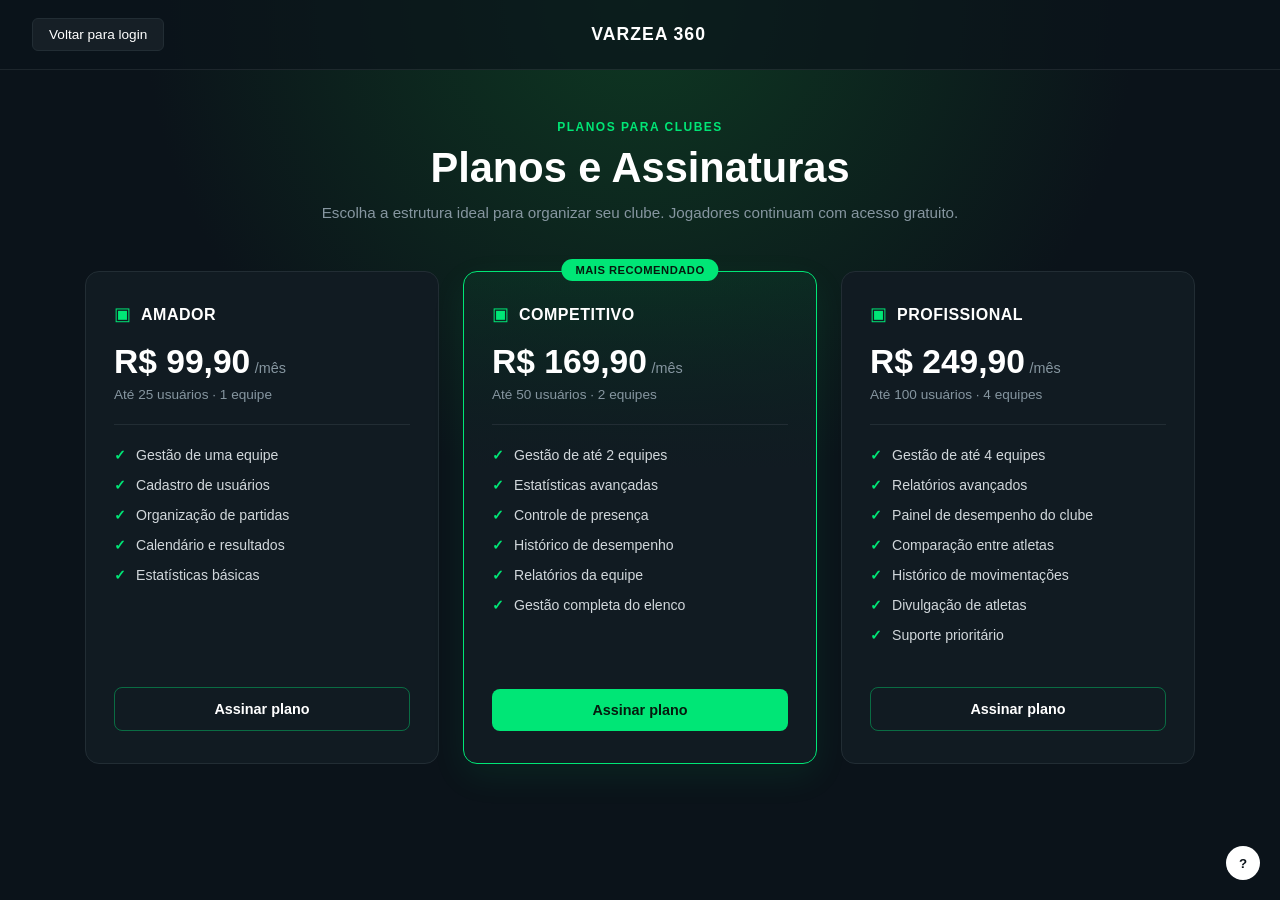
<file: planos.html>
<!DOCTYPE html>
<html lang="pt-BR">
<head>
    <meta charset="UTF-8">
    <meta name="viewport" content="width=device-width, initial-scale=1.0">
    <title>Várzea 360 - Planos e Assinaturas</title>
    <link rel="stylesheet" href="css/global.css">
    <link rel="stylesheet" href="css/planos.css">
</head>
<body>
    <header class="plans-header">
        <a href="index.html" class="btn-back">Voltar para login</a>
        <span class="brand-logo">VARZEA 360</span>
        <div class="spacer"></div>
    </header>

    <main class="plans-container">
        <div class="plans-intro">
            <span class="tag-subtitle">PLANOS PARA CLUBES</span>
            <h1>Planos e Assinaturas</h1>
            <p>Escolha a estrutura ideal para organizar seu clube. Jogadores continuam com acesso gratuito.</p>
        </div>

        <section class="plans-grid">
            <!-- Plano Amador -->
            <article class="plan-card">
                <div class="plan-header">
                    <span class="plan-icon">▣</span>
                    <h2>AMADOR</h2>
                </div>
                <div class="plan-price">
                    <strong>R$ 99,90</strong> <span>/mês</span>
                </div>
                <p class="plan-limit">Até 25 usuários · 1 equipe</p>
                
                <hr class="card-divider">

                <ul class="plan-features">
                    <li><span>✓</span> Gestão de uma equipe</li>
                    <li><span>✓</span> Cadastro de usuários</li>
                    <li><span>✓</span> Organização de partidas</li>
                    <li><span>✓</span> Calendário e resultados</li>
                    <li><span>✓</span> Estatísticas básicas</li>
                </ul>

                <button class="btn-subscribe" onclick="selecionarPlano('Amador')">Assinar plano</button>
            </article>

            <!-- Plano Competitivo (Destaque) -->
            <article class="plan-card featured">
                <div class="recommended-badge">MAIS RECOMENDADO</div>
                
                <div class="plan-header">
                    <span class="plan-icon">▣</span>
                    <h2>COMPETITIVO</h2>
                </div>
                <div class="plan-price">
                    <strong>R$ 169,90</strong> <span>/mês</span>
                </div>
                <p class="plan-limit">Até 50 usuários · 2 equipes</p>
                
                <hr class="card-divider">

                <ul class="plan-features">
                    <li><span>✓</span> Gestão de até 2 equipes</li>
                    <li><span>✓</span> Estatísticas avançadas</li>
                    <li><span>✓</span> Controle de presença</li>
                    <li><span>✓</span> Histórico de desempenho</li>
                    <li><span>✓</span> Relatórios da equipe</li>
                    <li><span>✓</span> Gestão completa do elenco</li>
                </ul>

                <button class="btn-subscribe primary" onclick="selecionarPlano('Competitivo')">Assinar plano</button>
            </article>

            <!-- Plano Profissional -->
            <article class="plan-card">
                <div class="plan-header">
                    <span class="plan-icon">▣</span>
                    <h2>PROFISSIONAL</h2>
                </div>
                <div class="plan-price">
                    <strong>R$ 249,90</strong> <span>/mês</span>
                </div>
                <p class="plan-limit">Até 100 usuários · 4 equipes</p>
                
                <hr class="card-divider">

                <ul class="plan-features">
                    <li><span>✓</span> Gestão de até 4 equipes</li>
                    <li><span>✓</span> Relatórios avançados</li>
                    <li><span>✓</span> Painel de desempenho do clube</li>
                    <li><span>✓</span> Comparação entre atletas</li>
                    <li><span>✓</span> Histórico de movimentações</li>
                    <li><span>✓</span> Divulgação de atletas</li>
                    <li><span>✓</span> Suporte prioritário</li>
                </ul>

                <button class="btn-subscribe" onclick="selecionarPlano('Profissional')">Assinar plano</button>
            </article>
        </section>
    </main>

    <button class="floating-help-btn">?</button>

    <script>
        function selecionarPlano(nomePlano) {
            alert(`Você selecionou o plano ${nomePlano}! Em breve conectaremos esta etapa ao cadastro do clube.`);
        }
    </script>
</body>
</html>
</file>
<file: css/global.css>
/* css/global.css */
* {
    margin: 0;
    padding: 0;
    box-sizing: border-box;
    font-family: 'Segoe UI', Tahoma, Geneva, Verdana, sans-serif;
}

:root {
    --bg-dark: #0b131a;
    --bg-card: #111b22;
    --green-primary: #00e676;
    --green-hover: #00c853;
    --text-main: #ffffff;
    --text-muted: #8696a0;
    --border-color: #222d34;
}

body {
    background-color: var(--bg-dark);
    color: var(--text-main);
    min-height: 100vh;
}
</file>
<file: css/login.css>
/* css/login.css */
body {
    display: flex;
    align-items: center;
    justify-content: center;
    padding: 20px;
}

.login-container {
    display: flex;
    width: 100%;
    max-width: 1050px;
    min-height: 650px;
    background-color: var(--bg-card);
    border-radius: 16px;
    overflow: hidden;
    border: 1px solid var(--border-color);
    box-shadow: 0 20px 50px rgba(0, 0, 0, 0.5);
}

/* Lado Esquerdo */
.brand-section {
    flex: 1;
    background: linear-gradient(155deg, #0b4628 0%, #0a1f16 55%, #0b131a 100%);
    display: flex;
    flex-direction: column;
    justify-content: space-between;
    align-items: center;
    padding: 30px;
    position: relative;
    overflow: hidden;
}

.circles-decoration {
    display: flex;
    gap: 15px;
}

.circles-decoration span {
    width: 110px;
    height: 110px;
    border-radius: 50%;
    border: 1px solid rgba(255, 255, 255, 0.06);
}

.brand-content {
    text-align: center;
    z-index: 1;
}

.brand-content h1 {
    font-size: 2.5rem;
    font-weight: 800;
    letter-spacing: 1px;
}

.divider {
    height: 1px;
    width: 180px;
    background-color: rgba(255, 255, 255, 0.15);
    margin: 18px auto;
}

.brand-content p {
    font-size: 0.95rem;
    font-weight: 700;
    line-height: 1.5;
    letter-spacing: 0.5px;
}

.brand-content p span {
    color: var(--green-primary);
}

/* Lado Direito */
.form-section {
    flex: 1.1;
    padding: 40px 50px;
    display: flex;
    flex-direction: column;
    justify-content: center;
}

.form-wrapper h2 {
    font-size: 1.6rem;
    font-weight: 800;
    margin-bottom: 24px;
}

.section-label,
.input-group label {
    display: block;
    font-size: 0.72rem;
    font-weight: 700;
    color: var(--text-muted);
    letter-spacing: 0.8px;
    margin-bottom: 8px;
}

/* Grelha de Perfis */
.profile-grid {
    display: grid;
    grid-template-columns: 1fr 1fr;
    gap: 10px;
    margin-bottom: 22px;
}

.profile-card {
    background-color: rgba(255, 255, 255, 0.02);
    border: 1px solid var(--border-color);
    border-radius: 8px;
    padding: 12px 14px;
    text-align: left;
    cursor: pointer;
    transition: all 0.2s ease;
    color: var(--text-main);
}

.profile-card strong {
    display: block;
    font-size: 0.9rem;
    margin-bottom: 3px;
}

.profile-card span {
    display: block;
    font-size: 0.75rem;
    color: var(--text-muted);
}

.profile-card:hover {
    border-color: rgba(0, 230, 118, 0.4);
}

.profile-card.active {
    background-color: rgba(0, 230, 118, 0.08);
    border-color: var(--green-primary);
}

.profile-card.active strong {
    color: var(--green-primary);
}

/* Inputs */
.input-group {
    margin-bottom: 16px;
}

.input-group input {
    width: 100%;
    background-color: #18232c;
    border: 1px solid var(--border-color);
    border-radius: 8px;
    padding: 12px 14px;
    color: var(--text-main);
    font-size: 0.9rem;
    outline: none;
    transition: border-color 0.2s;
}

.input-group input:focus {
    border-color: var(--green-primary);
}

.password-wrapper {
    position: relative;
}

.password-wrapper button {
    position: absolute;
    right: 12px;
    top: 50%;
    transform: translateY(-50%);
    background: none;
    border: none;
    color: var(--text-muted);
    cursor: pointer;
    font-size: 1rem;
}

.forgot-password {
    text-align: right;
    margin-bottom: 20px;
}

.forgot-password a {
    color: var(--green-primary);
    font-size: 0.8rem;
    text-decoration: none;
    font-weight: 600;
}

/* Botões */
.btn-primary {
    width: 100%;
    background-color: var(--green-primary);
    color: #051b0e;
    border: none;
    border-radius: 8px;
    padding: 13px;
    font-size: 0.95rem;
    font-weight: 700;
    cursor: pointer;
    transition: background-color 0.2s;
    margin-bottom: 12px;
}

.btn-primary:hover {
    background-color: var(--green-hover);
}

.btn-plans {
    display: flex;
    align-items: center;
    gap: 12px;
    padding: 12px 16px;
    border: 1px solid rgba(0, 230, 118, 0.35);
    border-radius: 8px;
    text-decoration: none;
    background-color: rgba(0, 230, 118, 0.03);
    transition: all 0.2s;
}

.btn-plans:hover {
    border-color: var(--green-primary);
    background-color: rgba(0, 230, 118, 0.08);
}

.plan-icon {
    color: var(--green-primary);
    font-size: 1.2rem;
}

.plan-text strong {
    display: block;
    color: var(--green-primary);
    font-size: 0.85rem;
}

.plan-text span {
    display: block;
    color: var(--text-muted);
    font-size: 0.72rem;
}

.login-footer {
    margin-top: 24px;
    text-align: center;
    font-size: 0.72rem;
    color: var(--text-muted);
}

/* Botões Flutuantes */
.floating-theme-btn {
    position: fixed;
    bottom: 20px;
    left: 20px;
    background-color: #1c2730;
    color: var(--text-main);
    border: 1px solid var(--border-color);
    padding: 8px 14px;
    border-radius: 20px;
    font-size: 0.8rem;
    cursor: pointer;
}

.floating-help-btn {
    position: fixed;
    bottom: 20px;
    right: 20px;
    width: 34px;
    height: 34px;
    border-radius: 50%;
    background-color: #ffffff;
    color: #0b131a;
    font-weight: 800;
    border: none;
    cursor: pointer;
}
</file>
<file: css/clubes.css>
/* css/clubes.css */
body {
    background-color: var(--bg-dark);
    margin: 0;
}

.dashboard-layout {
    display: flex;
    min-height: 100vh;
}

/* Sidebar / Menu Lateral */
.sidebar {
    width: 260px;
    background-color: #0d161d;
    border-right: 1px solid var(--border-color);
    display: flex;
    flex-direction: column;
    justify-content: space-between;
    padding: 24px 16px;
}

.sidebar-brand h2 {
    font-size: 1.15rem;
    font-weight: 800;
    margin-bottom: 6px;
    letter-spacing: 0.5px;
}

.sidebar-brand p {
    font-size: 0.65rem;
    color: var(--green-primary);
    font-weight: 700;
    line-height: 1.4;
}

.sidebar-nav {
    margin-top: 30px;
    display: flex;
    flex-direction: column;
    gap: 6px;
    flex: 1;
}

.nav-category {
    font-size: 0.65rem;
    font-weight: 800;
    color: var(--text-muted);
    letter-spacing: 1px;
    margin: 16px 0 6px 10px;
}

.nav-item {
    display: block;
    padding: 10px 12px;
    color: #b0bac2;
    text-decoration: none;
    font-size: 0.85rem;
    border-radius: 6px;
    transition: all 0.2s;
}

.nav-item:hover {
    background-color: rgba(255, 255, 255, 0.03);
    color: var(--text-main);
}

.nav-item.active {
    background-color: rgba(0, 230, 118, 0.08);
    color: var(--green-primary);
    font-weight: 600;
    border-left: 3px solid var(--green-primary);
}

.sidebar-footer {
    border-top: 1px solid var(--border-color);
    padding-top: 16px;
    display: flex;
    flex-direction: column;
    gap: 12px;
}

.profile-badge {
    background-color: rgba(255, 255, 255, 0.03);
    padding: 8px 12px;
    border-radius: 6px;
    border: 1px solid var(--border-color);
}

.badge-label {
    display: block;
    font-size: 0.6rem;
    color: var(--text-muted);
    font-weight: 700;
}

.profile-badge strong {
    font-size: 0.85rem;
    color: var(--green-primary);
}

.theme-toggle-btn {
    background-color: #16222b;
    border: 1px solid var(--border-color);
    color: var(--text-main);
    padding: 8px 12px;
    border-radius: 6px;
    font-size: 0.75rem;
    display: flex;
    justify-content: space-between;
    align-items: center;
    cursor: pointer;
}

.dark-tag {
    background-color: #222d34;
    padding: 2px 6px;
    border-radius: 4px;
    font-size: 0.65rem;
    color: var(--text-muted);
}

.logout-link {
    color: #ff5252;
    text-decoration: none;
    font-size: 0.78rem;
    font-weight: 600;
    padding-left: 4px;
}

.version-text {
    font-size: 0.65rem;
    color: var(--text-muted);
    padding-left: 4px;
}

/* Conteúdo Principal */
.main-content {
    flex: 1;
    padding: 40px;
    background-color: var(--bg-dark);
    overflow-y: auto;
}

.content-header {
    display: flex;
    justify-content: space-between;
    align-items: flex-start;
    margin-bottom: 24px;
}

.content-header h1 {
    font-size: 1.8rem;
    font-weight: 800;
    margin-bottom: 4px;
}

.content-header p {
    color: var(--text-muted);
    font-size: 0.85rem;
}

.btn-new {
    background-color: var(--green-primary);
    color: #051b0e;
    border: none;
    padding: 10px 18px;
    border-radius: 8px;
    font-weight: 700;
    font-size: 0.85rem;
    cursor: pointer;
    transition: background-color 0.2s;
}

.btn-new:hover {
    background-color: var(--green-hover);
}

/* Caixa de Pesquisa */
.search-bar-container {
    position: relative;
    margin-bottom: 24px;
}

.search-icon {
    position: absolute;
    left: 14px;
    top: 50%;
    transform: translateY(-50%);
    font-size: 0.85rem;
}

.search-bar-container input {
    width: 100%;
    background-color: var(--bg-card);
    border: 1px solid var(--border-color);
    border-radius: 8px;
    padding: 12px 14px 12px 40px;
    color: var(--text-main);
    font-size: 0.85rem;
    outline: none;
    transition: border-color 0.2s;
}

.search-bar-container input:focus {
    border-color: var(--green-primary);
}

/* Tabela */
.table-card {
    background-color: var(--bg-card);
    border: 1px solid var(--border-color);
    border-radius: 12px;
    overflow: hidden;
}

table {
    width: 100%;
    border-collapse: collapse;
    text-align: left;
}

th {
    background-color: rgba(255, 255, 255, 0.01);
    color: var(--text-muted);
    font-size: 0.7rem;
    font-weight: 700;
    letter-spacing: 0.8px;
    padding: 14px 20px;
    border-bottom: 1px solid var(--border-color);
}

td {
    padding: 16px 20px;
    font-size: 0.85rem;
    border-bottom: 1px solid rgba(34, 45, 52, 0.5);
}

tr:last-child td {
    border-bottom: none;
}

td strong {
    display: block;
    font-weight: 600;
    color: var(--text-main);
}

.sub-text {
    display: block;
    font-size: 0.75rem;
    color: var(--text-muted);
    margin-top: 2px;
}

/* Botões de Ação na Tabela */
.btn-action {
    padding: 6px 12px;
    border-radius: 6px;
    font-size: 0.75rem;
    font-weight: 600;
    cursor: pointer;
    border: 1px solid transparent;
}

.btn-action.edit {
    background-color: rgba(255, 255, 255, 0.05);
    color: var(--text-main);
    border-color: var(--border-color);
    margin-right: 6px;
}

.btn-action.edit:hover {
    border-color: var(--green-primary);
    color: var(--green-primary);
}

.btn-action.delete {
    background-color: rgba(255, 82, 82, 0.08);
    color: #ff5252;
    border-color: rgba(255, 82, 82, 0.2);
}

.btn-action.delete:hover {
    background-color: rgba(255, 82, 82, 0.15);
}

.floating-help-btn {
    position: fixed;
    bottom: 20px;
    right: 20px;
    width: 34px;
    height: 34px;
    border-radius: 50%;
    background-color: #ffffff;
    color: #0b131a;
    font-weight: 800;
    border: none;
    cursor: pointer;
}
</file>
<file: css/formularios.css>
/* css/formularios.css */
.btn-back-form {
    background-color: rgba(255, 255, 255, 0.04);
    border: 1px solid var(--border-color);
    color: var(--text-main);
    text-decoration: none;
    padding: 9px 16px;
    border-radius: 8px;
    font-size: 0.85rem;
    font-weight: 600;
    transition: all 0.2s;
}

.btn-back-form:hover {
    border-color: var(--green-primary);
    color: var(--green-primary);
}

/* Grelha de 2 Colunas para os Cartões do Formulário */
.form-cards-grid {
    display: grid;
    grid-template-columns: 1fr 1fr;
    gap: 24px;
    align-items: stretch;
}

.form-card {
    background-color: var(--bg-card);
    border: 1px solid var(--border-color);
    border-radius: 12px;
    padding: 28px;
    display: flex;
    flex-direction: column;
}

.card-section-title {
    font-size: 0.78rem;
    font-weight: 800;
    color: var(--text-muted);
    letter-spacing: 0.8px;
    margin-bottom: 22px;
}

.form-group {
    margin-bottom: 18px;
    display: flex;
    flex-direction: column;
}

.form-row {
    display: grid;
    grid-template-columns: 1fr 1fr;
    gap: 16px;
}

.form-group label {
    font-size: 0.72rem;
    font-weight: 700;
    color: var(--text-muted);
    letter-spacing: 0.6px;
    margin-bottom: 8px;
}

.required {
    color: #ff5252;
}

.form-group input,
.form-group select {
    width: 100%;
    background-color: #16212a;
    border: 1px solid var(--border-color);
    border-radius: 8px;
    padding: 12px 14px;
    color: var(--text-main);
    font-size: 0.88rem;
    outline: none;
    transition: border-color 0.2s;
}

.form-group input:focus,
.form-group select:focus {
    border-color: var(--green-primary);
}

.form-actions {
    margin-top: auto;
    padding-top: 16px;
    display: flex;
    justify-content: flex-end;
}

.btn-save {
    width: 100%;
    background-color: var(--green-primary);
    color: #051b0e;
    border: none;
    border-radius: 8px;
    padding: 13px 20px;
    font-size: 0.9rem;
    font-weight: 700;
    cursor: pointer;
    transition: background-color 0.2s;
}

.btn-save:hover {
    background-color: var(--green-hover);
}

/* Responsividade para ecrãs menores */
@media (max-width: 900px) {
    .form-cards-grid {
        grid-template-columns: 1fr;
    }
}
</file>
<file: css/planos.css>
/* css/planos.css */
body {
    background: radial-gradient(circle at top center, #0e3822 0%, var(--bg-dark) 45%);
    display: flex;
    flex-direction: column;
    min-height: 100vh;
}

/* Barra Superior */
.plans-header {
    display: flex;
    justify-content: space-between;
    align-items: center;
    padding: 18px 32px;
    border-bottom: 1px solid rgba(255, 255, 255, 0.08);
    background-color: rgba(11, 19, 26, 0.7);
}

.btn-back {
    background-color: rgba(255, 255, 255, 0.05);
    color: var(--text-main);
    text-decoration: none;
    padding: 8px 16px;
    border-radius: 6px;
    font-size: 0.85rem;
    border: 1px solid var(--border-color);
    transition: all 0.2s;
}

.btn-back:hover {
    border-color: var(--green-primary);
    color: var(--green-primary);
}

.brand-logo {
    font-weight: 800;
    font-size: 1.1rem;
    letter-spacing: 1px;
}

.spacer {
    width: 115px; /* Equilibra o alinhamento central da logo */
}

/* Conteúdo Principal */
.plans-container {
    max-width: 1150px;
    width: 100%;
    margin: 0 auto;
    padding: 50px 20px;
    flex: 1;
}

.plans-intro {
    text-align: center;
    margin-bottom: 50px;
}

.tag-subtitle {
    color: var(--green-primary);
    font-size: 0.75rem;
    font-weight: 800;
    letter-spacing: 1.5px;
    display: block;
    margin-bottom: 10px;
}

.plans-intro h1 {
    font-size: 2.6rem;
    font-weight: 800;
    margin-bottom: 12px;
}

.plans-intro p {
    color: var(--text-muted);
    font-size: 0.95rem;
}

/* Grelha dos 3 Planos */
.plans-grid {
    display: grid;
    grid-template-columns: repeat(auto-fit, minmax(300px, 1fr));
    gap: 24px;
    align-items: stretch;
}

.plan-card {
    background-color: var(--bg-card);
    border: 1px solid var(--border-color);
    border-radius: 14px;
    padding: 32px 28px;
    display: flex;
    flex-direction: column;
    position: relative;
    transition: transform 0.2s, border-color 0.2s;
}

.plan-card:hover {
    transform: translateY(-4px);
    border-color: rgba(0, 230, 118, 0.35);
}

/* Cartão Central em Destaque */
.plan-card.featured {
    border: 1.5px solid var(--green-primary);
    background: linear-gradient(180deg, rgba(0, 230, 118, 0.06) 0%, var(--bg-card) 40%);
    box-shadow: 0 12px 35px rgba(0, 230, 118, 0.08);
}

.recommended-badge {
    position: absolute;
    top: -13px;
    left: 50%;
    transform: translateX(-50%);
    background-color: var(--green-primary);
    color: #051b0e;
    font-size: 0.7rem;
    font-weight: 800;
    padding: 5px 14px;
    border-radius: 20px;
    letter-spacing: 0.5px;
}

.plan-header {
    display: flex;
    align-items: center;
    gap: 10px;
    margin-bottom: 18px;
}

.plan-icon {
    color: var(--green-primary);
    font-size: 1.1rem;
}

.plan-header h2 {
    font-size: 1rem;
    font-weight: 800;
    letter-spacing: 0.5px;
}

.plan-price {
    margin-bottom: 6px;
}

.plan-price strong {
    font-size: 2.1rem;
    font-weight: 800;
}

.plan-price span {
    color: var(--text-muted);
    font-size: 0.9rem;
}

.plan-limit {
    color: var(--text-muted);
    font-size: 0.85rem;
}

.card-divider {
    border: none;
    border-top: 1px solid var(--border-color);
    margin: 22px 0;
}

/* Lista de Benefícios */
.plan-features {
    list-style: none;
    flex: 1;
    margin-bottom: 30px;
}

.plan-features li {
    display: flex;
    align-items: center;
    gap: 10px;
    font-size: 0.88rem;
    color: #d1d7db;
    margin-bottom: 14px;
}

.plan-features li span {
    color: var(--green-primary);
    font-weight: bold;
}

/* Botões dos Planos */
.btn-subscribe {
    width: 100%;
    padding: 13px;
    border-radius: 8px;
    font-size: 0.9rem;
    font-weight: 700;
    cursor: pointer;
    background-color: transparent;
    color: var(--text-main);
    border: 1px solid rgba(0, 230, 118, 0.4);
    transition: all 0.2s;
}

.btn-subscribe:hover {
    background-color: rgba(0, 230, 118, 0.1);
    border-color: var(--green-primary);
}

.btn-subscribe.primary {
    background-color: var(--green-primary);
    color: #051b0e;
    border: none;
}

.btn-subscribe.primary:hover {
    background-color: var(--green-hover);
}

.floating-help-btn {
    position: fixed;
    bottom: 20px;
    right: 20px;
    width: 34px;
    height: 34px;
    border-radius: 50%;
    background-color: #ffffff;
    color: #0b131a;
    font-weight: 800;
    border: none;
    cursor: pointer;
}
</file>
